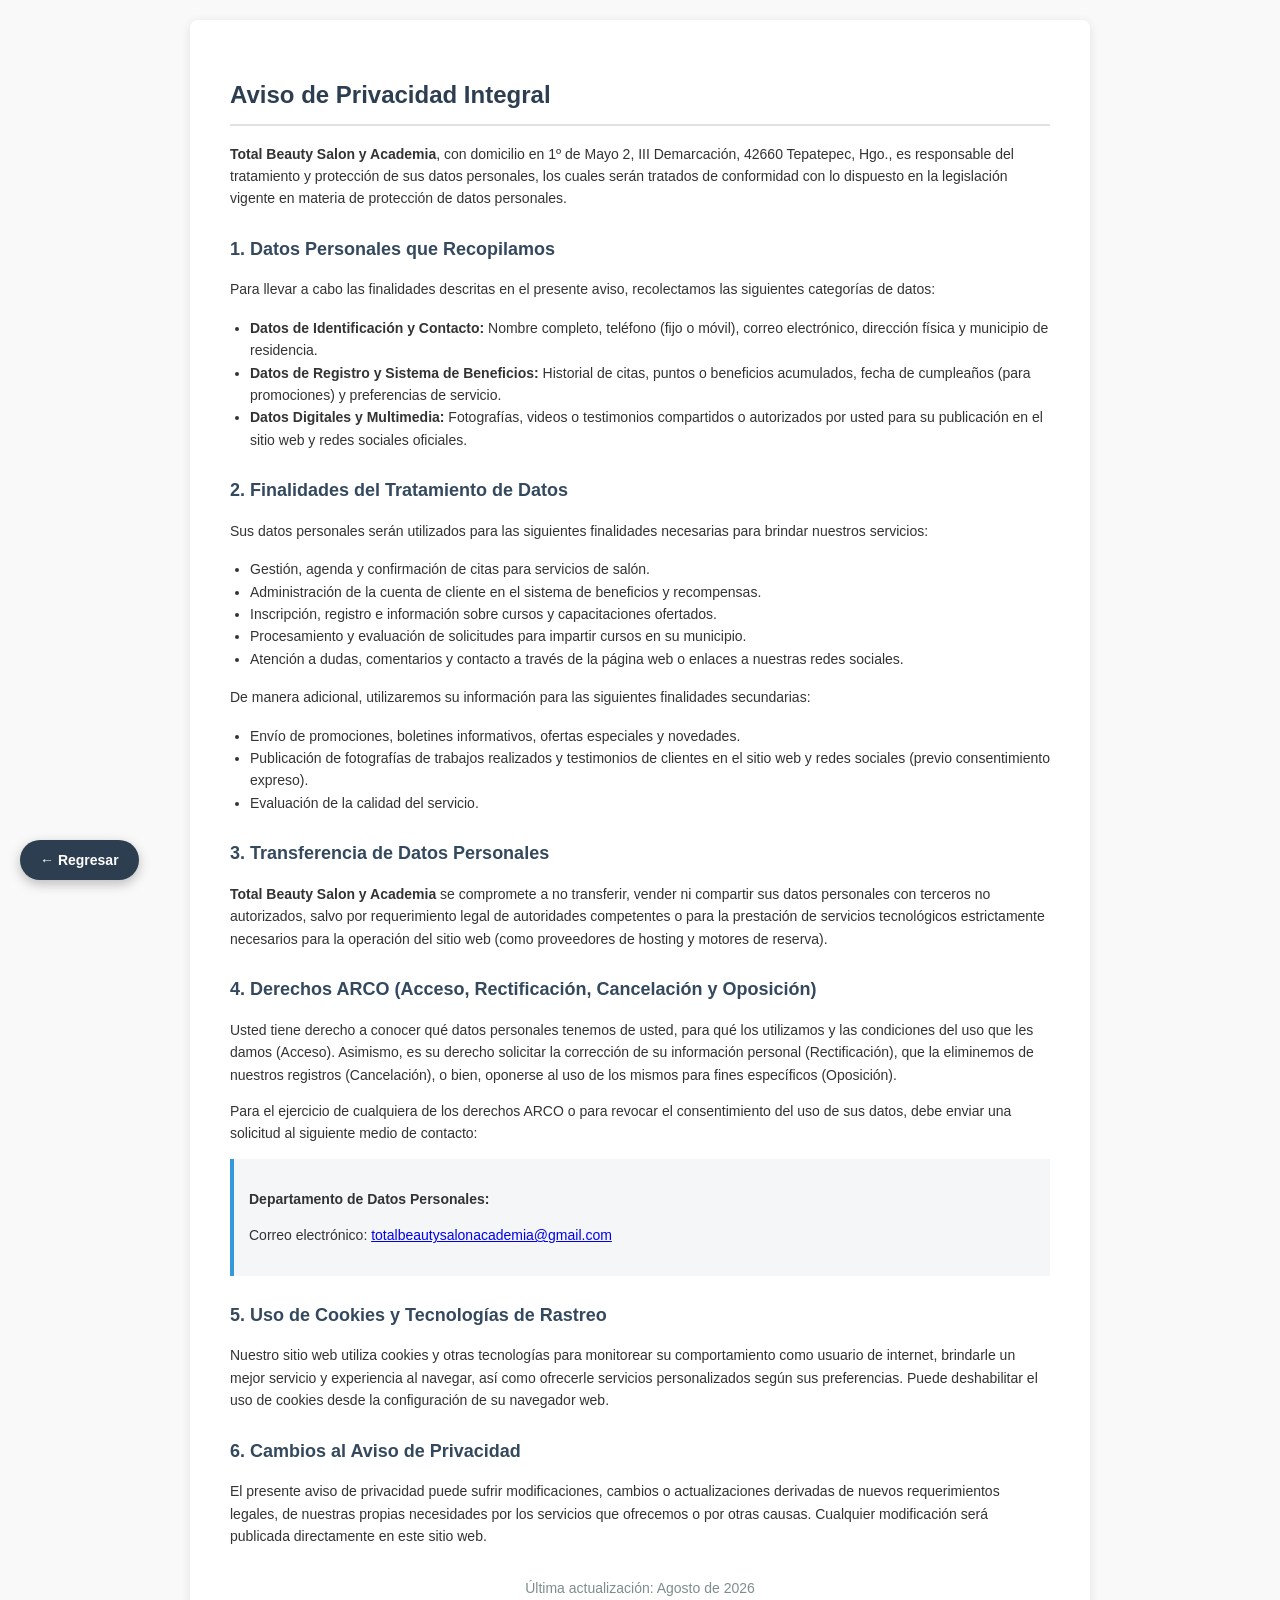
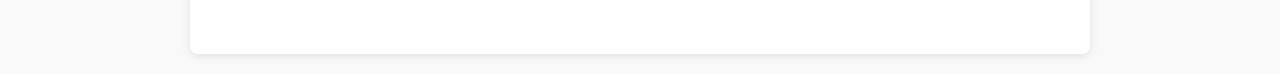
<file: avipriv.html>
<!DOCTYPE html>
<html lang="es">
<head>
    <meta charset="UTF-8">
    <meta name="viewport" content="width=device-width, initial-scale=1.0">
    <title>Aviso de Privacidad - Total Beauty Salon y Academia</title>
    <style>
        body {
            font-family: Arial, sans-serif;
            line-height: 1.6;
            color: #333;
            max-width: 900px;
            margin: 0 auto;
            padding: 20px;
            background-color: #f9f9f9;
        }
        .container {
            background-color: #ffffff;
            padding: 40px;
            border-radius: 8px;
            box-shadow: 0 2px 10px rgba(0,0,0,0.1);
        }
        h1 {
            color: #2c3e50;
            border-bottom: 2px solid #e0e0e0;
            padding-bottom: 10px;
            font-size: 24px;
        }
        h2 {
            color: #34495e;
            margin-top: 25px;
            font-size: 18px;
        }
        p, li {
            font-size: 14px;
        }
        ul {
            padding-left: 20px;
        }
        .contact-info {
            background-color: #f4f6f7;
            padding: 15px;
            border-left: 4px solid #3498db;
            margin-top: 10px;
        }
        .footer {
            margin-top: 30px;
            font-size: 12px;
            color: #7f8c8d;
            text-align: center;
        }
        /* Botón flotante fijo para regresar */
        .btn-float-back {
            position: fixed;
            bottom: 20px;
            left: 20px;
            background-color: #2c3e50;
            color: #ffffff;
            padding: 12px 20px;
            border-radius: 30px;
            text-decoration: none;
            font-size: 14px;
            font-weight: bold;
            box-shadow: 0 4px 12px rgba(0, 0, 0, 0.25);
            display: flex;
            align-items: center;
            gap: 8px;
            z-index: 9999;
            transition: all 0.3s ease;
            cursor: pointer;
            border: none;
        }
        .btn-float-back:hover {
            background-color: #34495e;
            transform: translateY(-2px);
            box-shadow: 0 6px 15px rgba(0, 0, 0, 0.3);
        }
    </style>
</head>
<body>

<!-- Botón Flotante Fijo -->
<button class="btn-float-back" onclick="window.history.back();" aria-label="Regresar">
    &#8592; Regresar
</button>

<div class="container">
    <h1>Aviso de Privacidad Integral</h1>
    
    <p><strong>Total Beauty Salon y Academia</strong>, con domicilio en 1º de Mayo 2, III Demarcación, 42660 Tepatepec, Hgo., es responsable del tratamiento y protección de sus datos personales, los cuales serán tratados de conformidad con lo dispuesto en la legislación vigente en materia de protección de datos personales.</p>

    <h2>1. Datos Personales que Recopilamos</h2>
    <p>Para llevar a cabo las finalidades descritas en el presente aviso, recolectamos las siguientes categorías de datos:</p>
    <ul>
        <li><strong>Datos de Identificación y Contacto:</strong> Nombre completo, teléfono (fijo o móvil), correo electrónico, dirección física y municipio de residencia.</li>
        <li><strong>Datos de Registro y Sistema de Beneficios:</strong> Historial de citas, puntos o beneficios acumulados, fecha de cumpleaños (para promociones) y preferencias de servicio.</li>
        <li><strong>Datos Digitales y Multimedia:</strong> Fotografías, videos o testimonios compartidos o autorizados por usted para su publicación en el sitio web y redes sociales oficiales.</li>
    </ul>

    <h2>2. Finalidades del Tratamiento de Datos</h2>
    <p>Sus datos personales serán utilizados para las siguientes finalidades necesarias para brindar nuestros servicios:</p>
    <ul>
        <li>Gestión, agenda y confirmación de citas para servicios de salón.</li>
        <li>Administración de la cuenta de cliente en el sistema de beneficios y recompensas.</li>
        <li>Inscripción, registro e información sobre cursos y capacitaciones ofertados.</li>
        <li>Procesamiento y evaluación de solicitudes para impartir cursos en su municipio.</li>
        <li>Atención a dudas, comentarios y contacto a través de la página web o enlaces a nuestras redes sociales.</li>
    </ul>
    
    <p>De manera adicional, utilizaremos su información para las siguientes finalidades secundarias:</p>
    <ul>
        <li>Envío de promociones, boletines informativos, ofertas especiales y novedades.</li>
        <li>Publicación de fotografías de trabajos realizados y testimonios de clientes en el sitio web y redes sociales (previo consentimiento expreso).</li>
        <li>Evaluación de la calidad del servicio.</li>
    </ul>

    <h2>3. Transferencia de Datos Personales</h2>
    <p><strong>Total Beauty Salon y Academia</strong> se compromete a no transferir, vender ni compartir sus datos personales con terceros no autorizados, salvo por requerimiento legal de autoridades competentes o para la prestación de servicios tecnológicos estrictamente necesarios para la operación del sitio web (como proveedores de hosting y motores de reserva).</p>

    <h2>4. Derechos ARCO (Acceso, Rectificación, Cancelación y Oposición)</h2>
    <p>Usted tiene derecho a conocer qué datos personales tenemos de usted, para qué los utilizamos y las condiciones del uso que les damos (Acceso). Asimismo, es su derecho solicitar la corrección de su información personal (Rectificación), que la eliminemos de nuestros registros (Cancelación), o bien, oponerse al uso de los mismos para fines específicos (Oposición).</p>
    
    <p>Para el ejercicio de cualquiera de los derechos ARCO o para revocar el consentimiento del uso de sus datos, debe enviar una solicitud al siguiente medio de contacto:</p>

    <div class="contact-info">
        <p><strong>Departamento de Datos Personales:</strong></p>
        <p>Correo electrónico: <a href="mailto:totalbeautysalonacademia@gmail.com">totalbeautysalonacademia@gmail.com</a></p>
    </div>

    <h2>5. Uso de Cookies y Tecnologías de Rastreo</h2>
    <p>Nuestro sitio web utiliza cookies y otras tecnologías para monitorear su comportamiento como usuario de internet, brindarle un mejor servicio y experiencia al navegar, así como ofrecerle servicios personalizados según sus preferencias. Puede deshabilitar el uso de cookies desde la configuración de su navegador web.</p>

    <h2>6. Cambios al Aviso de Privacidad</h2>
    <p>El presente aviso de privacidad puede sufrir modificaciones, cambios o actualizaciones derivadas de nuevos requerimientos legales, de nuestras propias necesidades por los servicios que ofrecemos o por otras causas. Cualquier modificación será publicada directamente en este sitio web.</p>

    <div class="footer">
        <p>Última actualización: Agosto de 2026</p>
    </div>
</div>

</body>
</html>
</file>
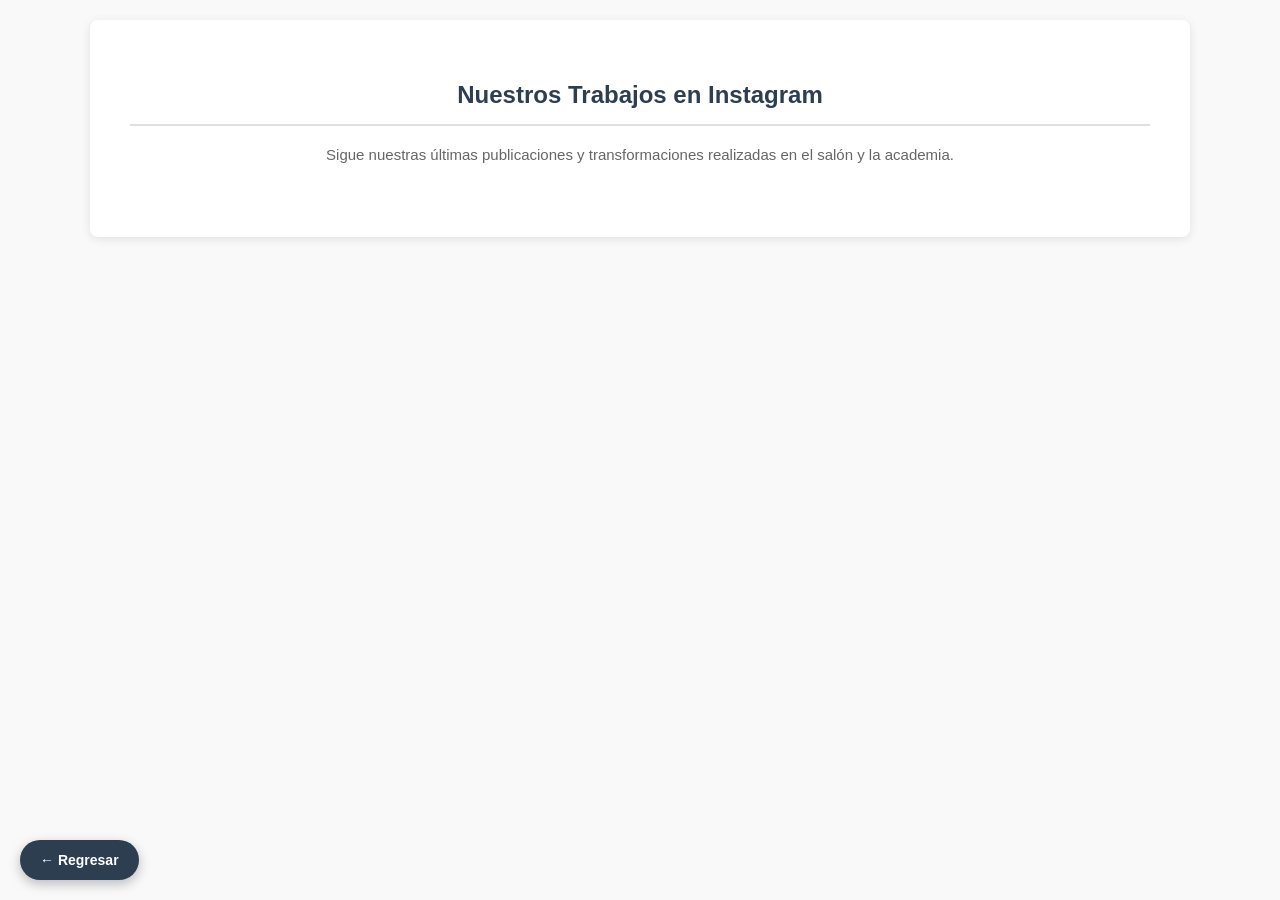
<file: galeria.html>
<!DOCTYPE html>
<html lang="es">
<head>
    <meta charset="UTF-8">
    <meta name="viewport" content="width=device-width, initial-scale=1.0">
    <title>Galería de Trabajos - Total Beauty Salon y Academia</title>
    <style>
        body {
            font-family: Arial, sans-serif;
            line-height: 1.6;
            color: #333;
            max-width: 1100px;
            margin: 0 auto;
            padding: 20px 20px 80px 20px;
            background-color: #f9f9f9;
        }
        .container {
            background-color: #ffffff;
            padding: 40px;
            border-radius: 8px;
            box-shadow: 0 2px 10px rgba(0,0,0,0.1);
        }
        h1 {
            color: #2c3e50;
            border-bottom: 2px solid #e0e0e0;
            padding-bottom: 10px;
            font-size: 24px;
            text-align: center;
        }
        p.subtitle {
            text-align: center;
            color: #666;
            margin-bottom: 30px;
            font-size: 15px;
        }

        /* Botón flotante fijo para regresar */
        .btn-float-back {
            position: fixed;
            bottom: 20px;
            left: 20px;
            background-color: #2c3e50;
            color: #ffffff;
            padding: 12px 20px;
            border-radius: 30px;
            text-decoration: none;
            font-size: 14px;
            font-weight: bold;
            box-shadow: 0 4px 12px rgba(0, 0, 0, 0.25);
            display: flex;
            align-items: center;
            gap: 8px;
            z-index: 9999;
            transition: all 0.3s ease;
            cursor: pointer;
            border: none;
        }
        .btn-float-back:hover {
            background-color: #34495e;
            transform: translateY(-2px);
            box-shadow: 0 6px 15px rgba(0, 0, 0, 0.3);
        }

        /* Estilos del pie de página */
        .footer {
            margin-top: 40px;
            font-size: 12px;
            color: #7f8c8d;
            text-align: center;
            border-top: 1px solid #eee;
            padding-top: 20px;
        }
        a{
            display: none;
        }
        a[href*="elfsight.com"] {
  display: none !important;
}


    </style>
</head>
<body>

<!-- Botón Flotante Fijo -->
<button class="btn-float-back" onclick="window.history.back();" aria-label="Regresar">
    &#8592; Regresar
</button>

<div class="container">
    <h1>Nuestros Trabajos en Instagram</h1>
    <p class="subtitle">Sigue nuestras últimas publicaciones y transformaciones realizadas en el salón y la academia.</p>

    <!-- Script oficial de Elfsight para cargar el widget de Instagram -->
    <script src="https://static.elfsight.com/platform/platform.js" async></script>
    
    <!-- Contenedor del Widget de Instagram -->
<script src="https://elfsightcdn.com/platform.js" async></script>
<div class="elfsight-app-daf5df09-7e2b-4374-a6af-e8e89d0848e6" data-elfsight-app-lazy></div>
</div>


<script>
  window.addEventListener('load', function() {
    // Intenta buscar el enlace repetidamente hasta que el widget termine de renderizarse
    const interval = setInterval(function() {
      const elfsightLink = document.querySelector('a[href*="elfsight.com"]');
      if (elfsightLink) {
        elfsightLink.style.setProperty('display', 'none', 'important');
        clearInterval(interval);


      }
    }, 300); // Revisa cada 300ms
  });



  
</script>
</body>
</html>
</file>
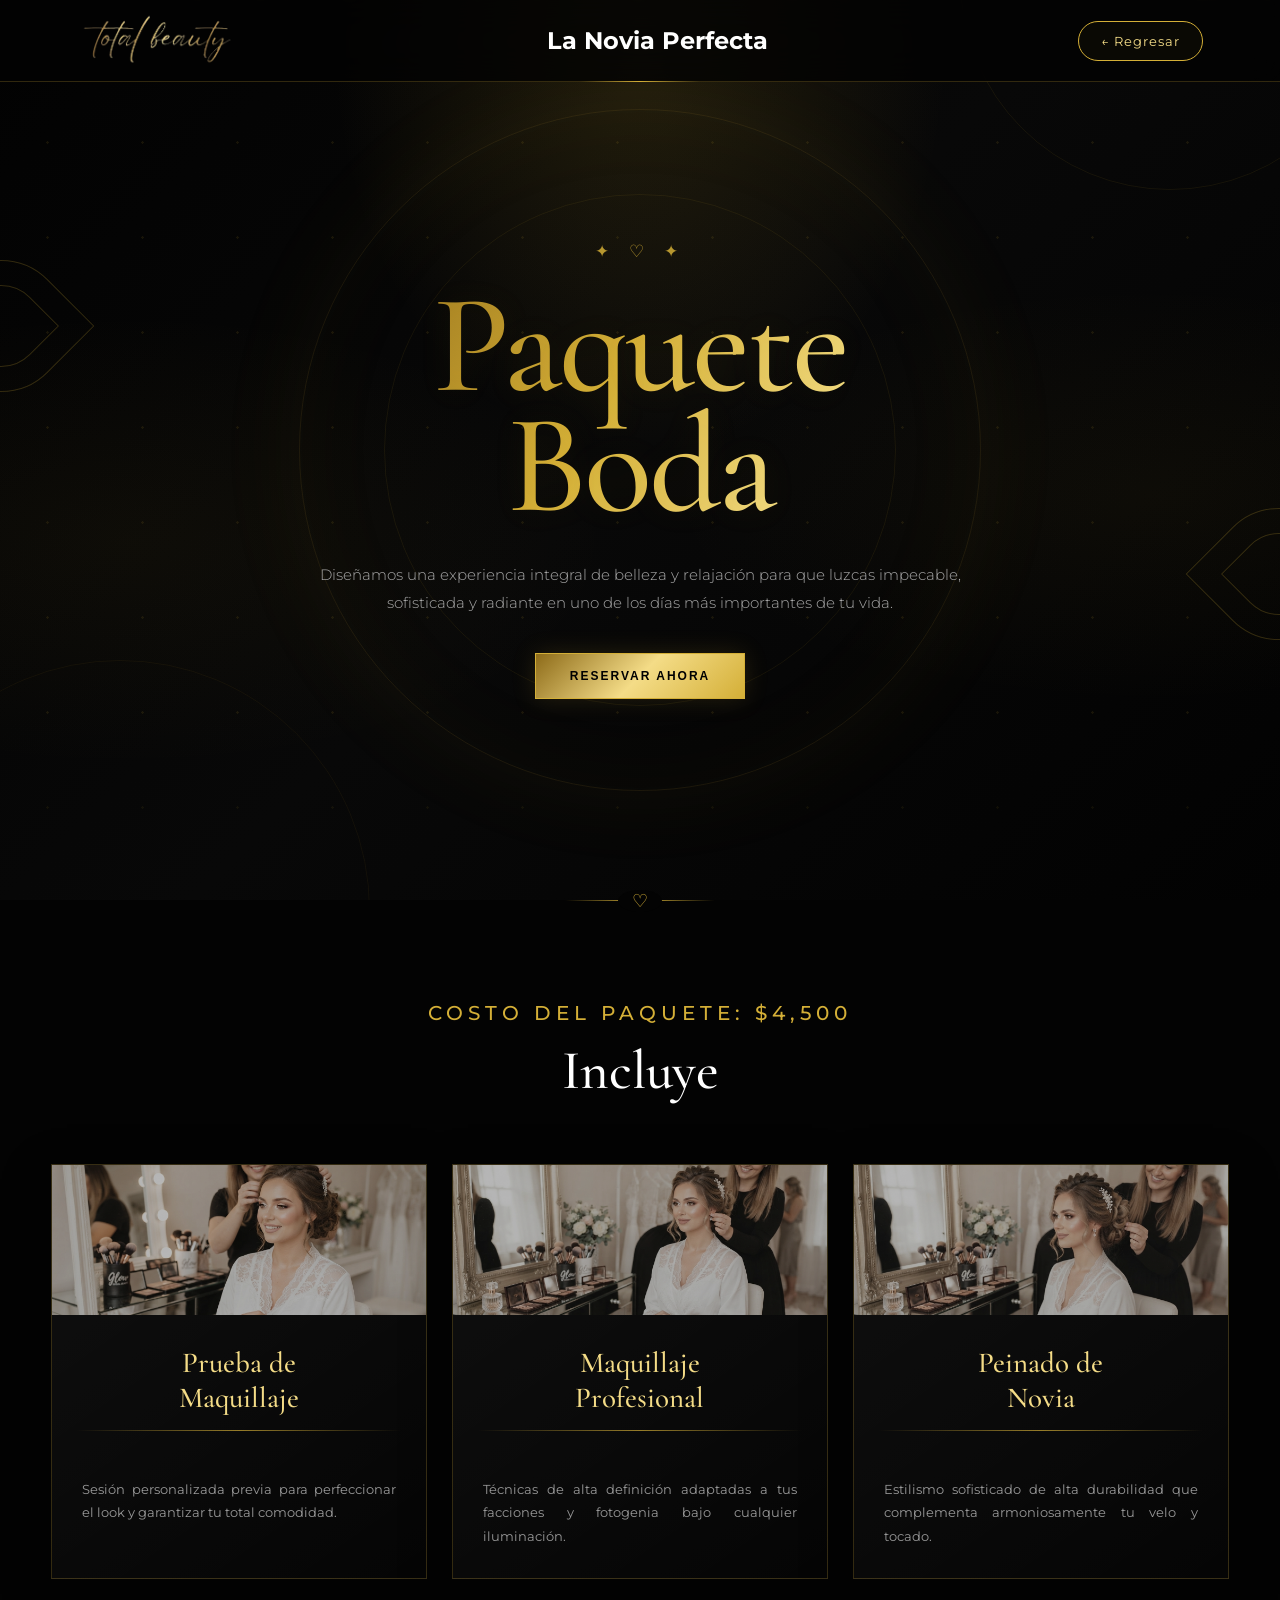
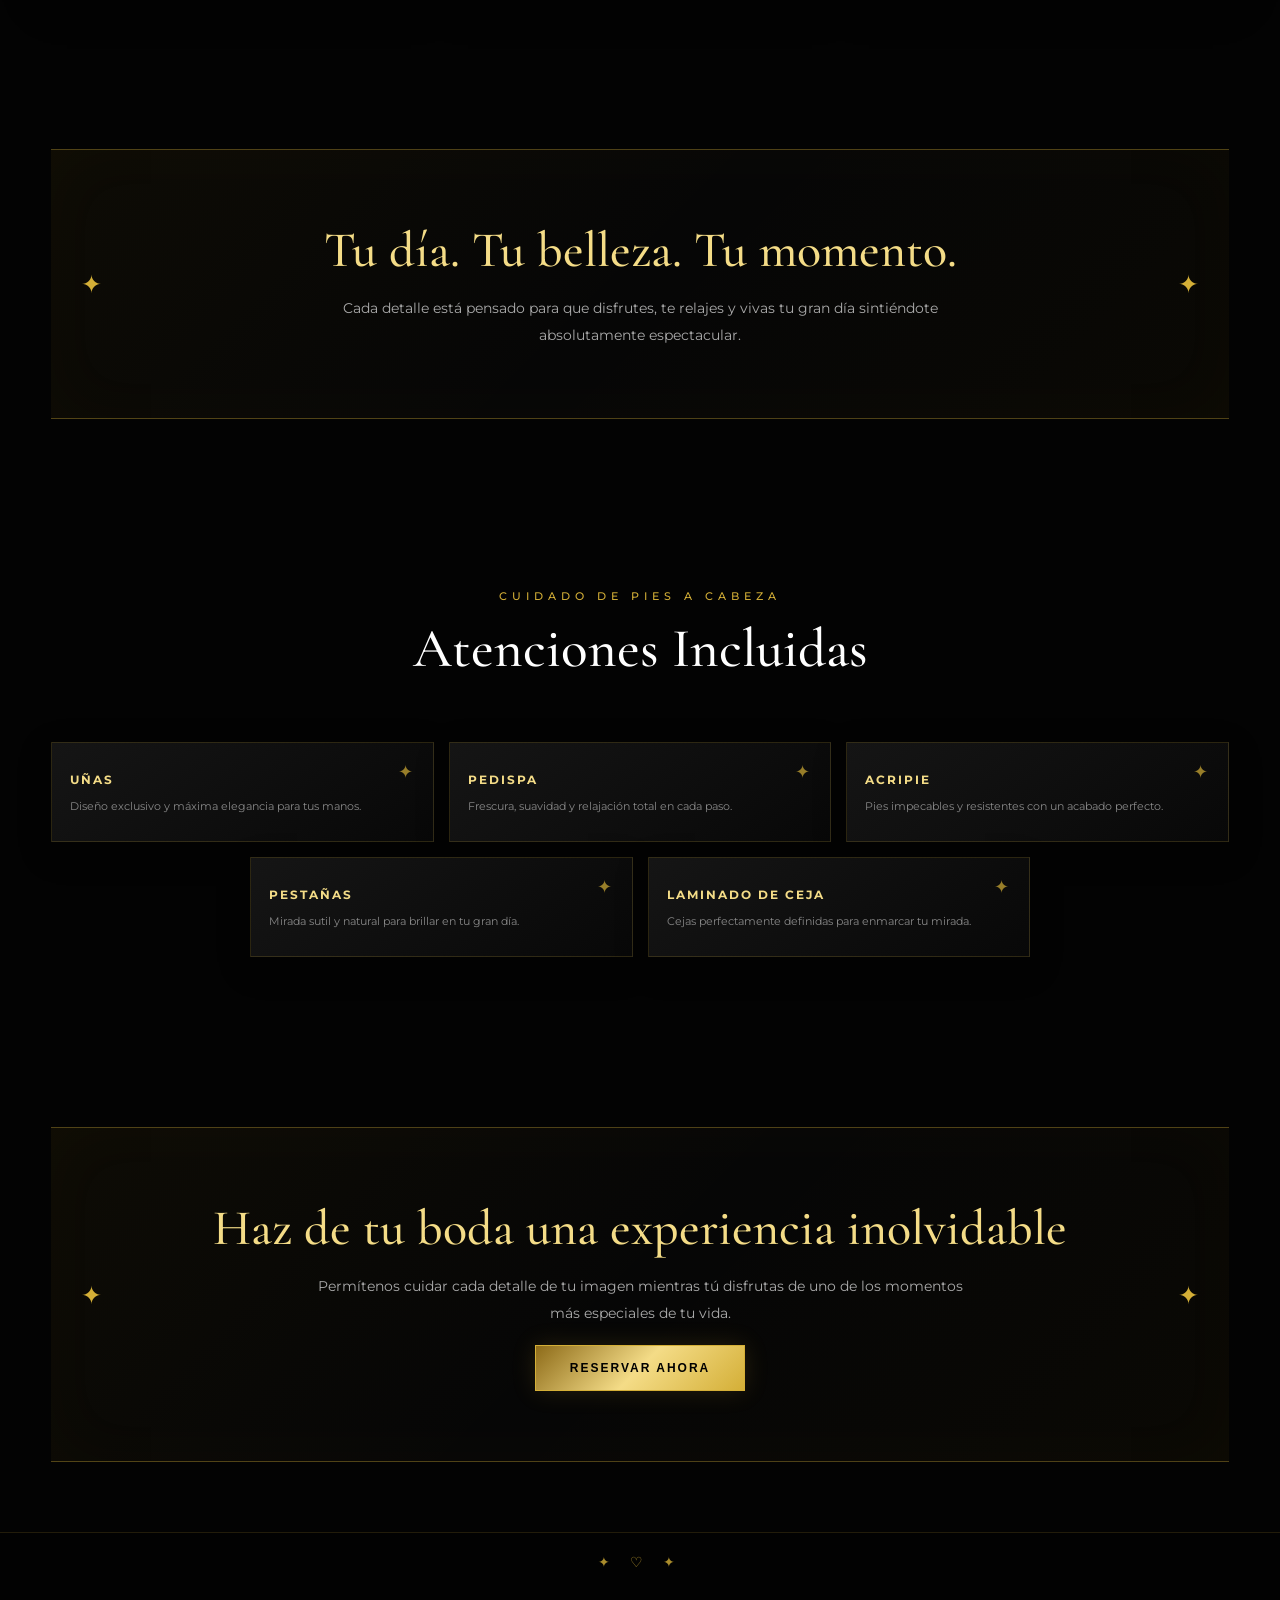
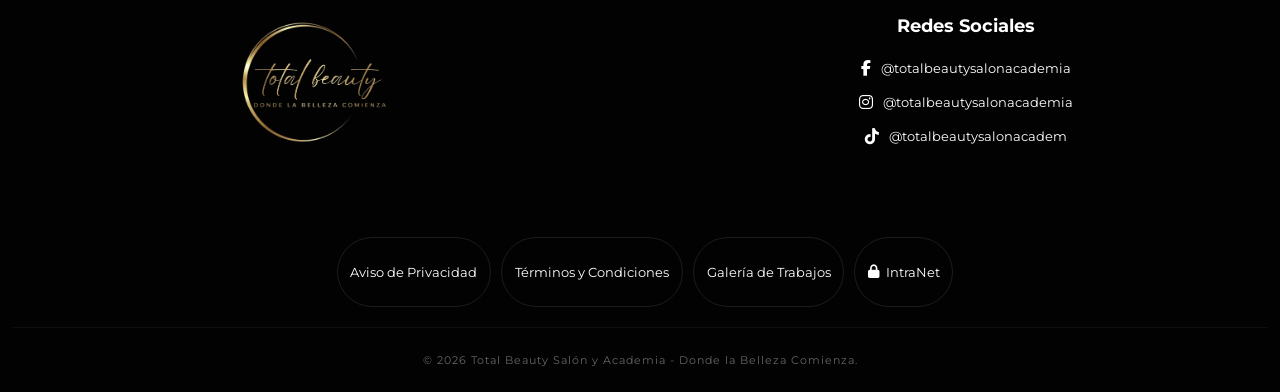
<file: paqboda.html>
<!DOCTYPE html>
<html lang="es">
<head>
<meta charset="UTF-8">
<meta name="viewport" content="width=device-width, initial-scale=1.0">
  <!-- FontAwesome Icons -->
  <link rel="stylesheet" href="https://cdnjs.cloudflare.com/ajax/libs/font-awesome/6.4.0/css/all.min.css">
<title>Total Beauty | Paquete de Boda</title>
<link rel="stylesheet" href="paquetes.css">

</head>

<body>
<!-- ================= PRELOADER CON LOGO PNG CENTRAL (INICIO) ================= -->
<div id="preloader">
  <div class="loader-container">
    
    <!-- Contenedor del Logo PNG y Anillos Giratorios -->
    <div class="glam-spinner-box">
      
      <!-- TU LOGO PNG CENTRAL -->
      <div class="center-logo-container">
        <img src="[data-uri]" alt="Logo Salón & Academia" class="center-png-logo">
      </div>

      
    </div>
    <h1 style=" background: linear-gradient(45deg, #AA7C11 0%, #D4AF37 40%, #F3E5AB 60%, #AA7C11 100%);   -webkit-background-clip: text;   -webkit-text-fill-color: transparent;;">Cargando...</h1>
  </div>
</div>

<style>
/* --- ESTILOS DEL PRELOADER CON LOGO PNG --- */
#preloader {
  position: fixed; top: 0; left: 0; width: 100vw; height: 100vh;
  background-color: #000000; display: flex;
  justify-content: center; align-items: center;
  z-index: 999999; transition: opacity 0.8s ease, visibility 0.8s ease;
}

.loader-container { text-align: center; font-family: 'Playfair Display', 'Georgia', serif; }

/* Contenedor principal del spinner */
.glam-spinner-box {
  position: relative;     width: 310px;
    height: 310px;

  margin: 0 auto 30px auto; display: flex;
  justify-content: center; align-items: center;
}

/* Contenedor del logo para centrarlo y darle el efecto de pulso */
.center-logo-container {
  position: absolute; z-index: 10;
  display: flex; justify-content: center;
  align-items: center; animation: latido-suave 2s ease-in-out infinite;
}

/* Estilos para tu imagen PNG */
.center-png-logo {
    position: relative;
    left: -5%;
max-width: 357px;
  height: auto;
  /* Opcional: Si tu logo tiene fondo blanco y quieres que se vea transparente sobre el fondo oscuro, 
     puedes intentar usar un filtro CSS, aunque lo ideal es que el PNG ya sea transparente.
     filter: brightness(0) invert(1); /* Esto lo vuelve blanco si es negro, o viceversa */
}

/* Tipografía de Marca */
.loader-brand {
  color: #ffffff; font-size: 1.5rem; font-weight: 400;
  letter-spacing: 6px; margin: 0 0 10px 0;
  text-transform: uppercase; animation: fade-in-up 1s ease forwards;
}

.loader-subtitle {
  color: #9a9a9f; font-size: 0.8rem; font-family: 'Helvetica Neue', sans-serif;
  letter-spacing: 3px; text-transform: uppercase;
  animation: fade-in-up 1.2s ease forwards;
}
.loader-subtitle span { color: #d4af37; }

/* Animaciones */
@keyframes spin-clockwise { 0% { transform: rotate(0deg); } 100% { transform: rotate(360deg); } }
@keyframes spin-counter { 0% { transform: rotate(0deg); } 100% { transform: rotate(-360deg); } }
@keyframes latido-suave { 0%, 100% { transform: scale(0.97); opacity: 0.9; } 50% { transform: scale(1.03); opacity: 1; } }
@keyframes fade-in-up { 0% { opacity: 0; transform: translateY(15px); } 100% { opacity: 1; transform: translateY(0); } }

/* Clase para ocultar el preloader */
.preloader-oculto { opacity: 0; visibility: hidden; pointer-events: none; }
</style>

<script>
  // Ocultar preloader al cargar la página
window.addEventListener("load", function () {
  const preloader = document.getElementById("preloader");
  setTimeout(function() {
    preloader.classList.add("preloader-oculto");
  }, 2000); 
});
</script>

<!-- =====================================================
     FONDO BODA
===================================================== -->

<div class="wedding-bg">

    <div class="ring one"></div>

    <div class="ring two"></div>

    <div class="ornament left"></div>

    <div class="ornament right"></div>

</div>


<!-- =====================================================
     NAVBAR
===================================================== -->

<nav class="navbar" id="navbar">

    <a href=" " class="logo-container">

        <img
            src="images/logoheader.png"
            alt="Total Beauty">

    </a>
<h2>La Novia Perfecta</h2>
    <div class="nav-actions">

        <button
            type="button"
            class="btn-reg"
            onclick="window.history.back()">

            ← Regresar

        </button>

    </div>

</nav>


<!-- =====================================================
     HERO
===================================================== -->

<section class="hero" id="experiencia">

    <div class="hero-content">


        <h1>
            Paquete<br>
            Boda
        </h1>

        <p class="hero-desc">
            Diseñamos una experiencia integral de belleza y relajación
            para que luzcas impecable, sofisticada y radiante
            en uno de los días más importantes de tu vida.
        </p>

        <button class="btn-gold">

            Reservar Ahora

        </button>

    </div>

</section>


<!-- =====================================================
     DIVISOR
===================================================== -->

<div class="gold-divider"></div>


<!-- =====================================================
     CONTENIDO
===================================================== -->

<div class="wrapper">


<!-- =====================================================
     PAQUETE PRINCIPAL
===================================================== -->

<section>

    <h2 class="section-title">

        <span style="font-size: 15pt;">
           Costo del paquete: $4,500
        </span>

        Incluye

    </h2>


    <div class="main-package-grid">


        <div class="package-card">

            <img
                src="images/paquetes/pruebamaqboda.png"
                alt="Prueba de maquillaje"
                class="package-img">

            <div class="package-info">

                <h3 style="text-align: center;">
                    Prueba de  <br> Maquillaje
                </h3>

                <p>
                    Sesión personalizada previa para perfeccionar
                    el look y garantizar tu total comodidad.
                </p>

            </div>

        </div>


        <div class="package-card">

            <img
                src="images/paquetes/Maquillajeprofboda.png"
                alt="Maquillaje profesional"
                class="package-img">

            <div class="package-info">

               <h3 style="text-align: center;">
                    Maquillaje <br> Profesional
                </h3>

                <p>
                    Técnicas de alta definición adaptadas a tus
                    facciones y fotogenia bajo cualquier iluminación.
                </p>

            </div>

        </div>


        <div class="package-card">

            <img
                src="images/paquetes/peinadoboda.png"
                alt="Peinado de novia"
                class="package-img">

            <div class="package-info">

               <h3 style="text-align: center;">
                    Peinado de <br> Novia
                </h3>

                <p>
                    Estilismo sofisticado de alta durabilidad que
                    complementa armoniosamente tu velo y tocado.
                </p>

            </div>

        </div>


    </div>

</section>


<!-- =====================================================
     FRASE PREMIUM
===================================================== -->

<div class="luxury-box">

    <h2>
        Tu día. Tu belleza. Tu momento.
    </h2>

    <p>
        Cada detalle está pensado para que disfrutes,
        te relajes y vivas tu gran día sintiéndote
        absolutamente espectacular.
    </p>

</div>


<!-- =====================================================
     SERVICIOS INCLUIDOS
===================================================== -->

<section>

    <h2 class="section-title">

        <span>
            Cuidado de pies a cabeza
        </span>

        Atenciones Incluidas

    </h2>


    <div class="addons-grid">


        <div class="addon-item">

            <div class="addon-text">

                <h4>
                    UÑAS
                </h4>

                <p>
                    Diseño exclusivo y máxima elegancia
                    para tus manos.
                </p>

            </div>

        </div>


        <div class="addon-item">

            <div class="addon-text">

                <h4>
                    PEDISPA
                </h4>

                <p>
                    Frescura, suavidad y relajación total
                    en cada paso.
                </p>

            </div>

        </div>


        <div class="addon-item">

            <div class="addon-text">

                <h4>
                    ACRIPIE
                </h4>

                <p>
                    Pies impecables y resistentes con
                    un acabado perfecto.
                </p>

            </div>

        </div>


        <div class="addon-item">

            <div class="addon-text">

                <h4>
                    PESTAÑAS
                </h4>

                <p>
                    Mirada sutil y natural para brillar
                    en tu gran día.
                </p>

            </div>

        </div>


        <div class="addon-item">

            <div class="addon-text">

                <h4>
                    LAMINADO DE CEJA
                </h4>

                <p>
                    Cejas perfectamente definidas para
                    enmarcar tu mirada.
                </p>

            </div>

        </div>


    </div>

</section>


<!-- =====================================================
     CIERRE
===================================================== -->

<div class="luxury-box">

    <h2>
        Haz de tu boda una experiencia inolvidable
    </h2>

    <p>
        Permítenos cuidar cada detalle de tu imagen
        mientras tú disfrutas de uno de los momentos
        más especiales de tu vida.
    </p>

    <br>

        <button class="btn-gold">

            Reservar Ahora

        </button>

</div>


</div>


<!-- =====================================================
     FOOTER
===================================================== -->

  <footer><br>
    <div class="footer-grid">
 



      <div class="contenedor-padre">
  <div class="div-hijo">
    <div class="logo-iconf"><img src="images/logo.png" alt="Total Beauty Logo"></div>
  </div>
</div>



<div class="footer-col">
        <h4>Redes Sociales</h4>
        <div class="social-links">
          <a href="https://www.facebook.com/totalbeautysalonacademia" target="_blank" aria-label="Facebook"><i class="fab fa-facebook-f"></i><small style="margin-left: 10px;"> @totalbeautysalonacademia</small></a>
          <a href="https://www.instagram.com/totalbeautysalonacademia/" target="_blank" rel="noopener noreferrer" aria-label="Instagram">   <i class="fab fa-instagram"> </i><small style="margin-left: 10px;"> @totalbeautysalonacademia</small> </a>
          <a href="https://www.tiktok.com/@totalbeautysalonacadem" target="_blank" aria-label="TikTok"><i class="fab fa-tiktok"></i> <small style="margin-left: 10px;">@totalbeautysalonacadem</small></a>
         <!-- <a href="https://wa.me/tu_numero" target="_blank" aria-label="WhatsApp"><i class="fab fa-whatsapp"></i></a>
        -->
        </div>
      </div>    
    </div>
              <!-- Discrete Admin Access Link -->
      <div class="botonesfooter">
        <a href="avipriv.html" class="footerbutt"> Aviso de Privacidad</a>
        <a href="termcond.html" class="footerbutt"> Términos y Condiciones</a>
        <a href="galeria.html" class="footerbutt"> Galería de Trabajos</a>
       <!--  <a href="" class="footerbutt"> Conócenos</a>        
        <a href="" class="footerbutt"> Asistencia Y contacto</a>
        <a href="" class="footerbutt">Únete a nosotros</a>-->
        <a href="general.html" class="footerbutt"><i class="fa-solid fa-lock"></i> IntraNet</a>
</div>


    <div class="footer-bottom">
      <p>&copy; 2026 Total Beauty Salón y Academia - Donde la Belleza Comienza.</p>
    </div>
  </footer>


<script>

/* =====================================================
   NAVBAR AL HACER SCROLL
===================================================== */

window.addEventListener("scroll", function(){

    const navbar =
        document.getElementById("navbar");

    if(window.scrollY > 40){

        navbar.classList.add("scrolled");

    }else{

        navbar.classList.remove("scrolled");

    }

});


/* =====================================================
   PARTÍCULAS DORADAS
===================================================== */

for(let i = 0; i < 35; i++){

    const particle =
        document.createElement("div");

    particle.className =
        "gold-particle";

    particle.style.left =
        Math.random() * 100 + "%";

    particle.style.animationDuration =
        (8 + Math.random() * 15) + "s";

    particle.style.animationDelay =
        (-Math.random() * 15) + "s";

    particle.style.opacity =
        .15 + Math.random() * .5;

    document.body.appendChild(particle);

}

</script>

</body>
</html>
</file>
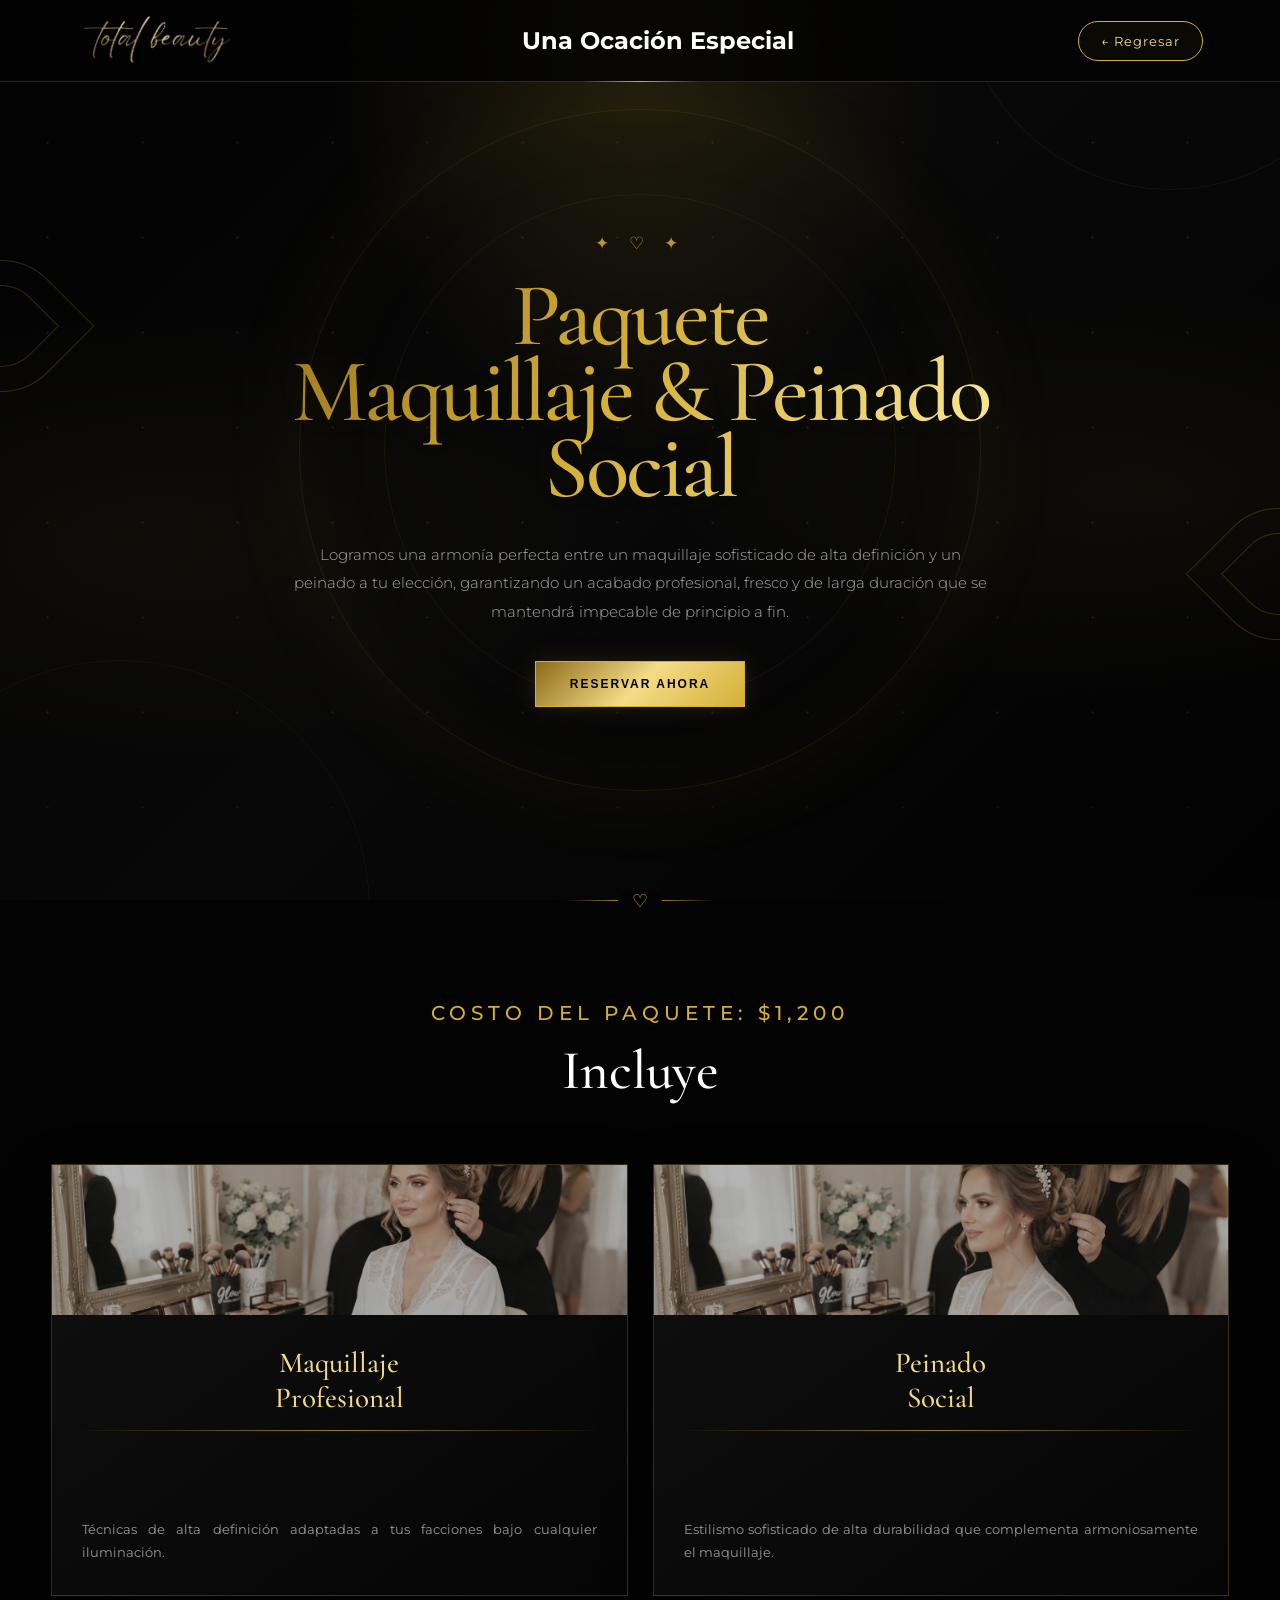
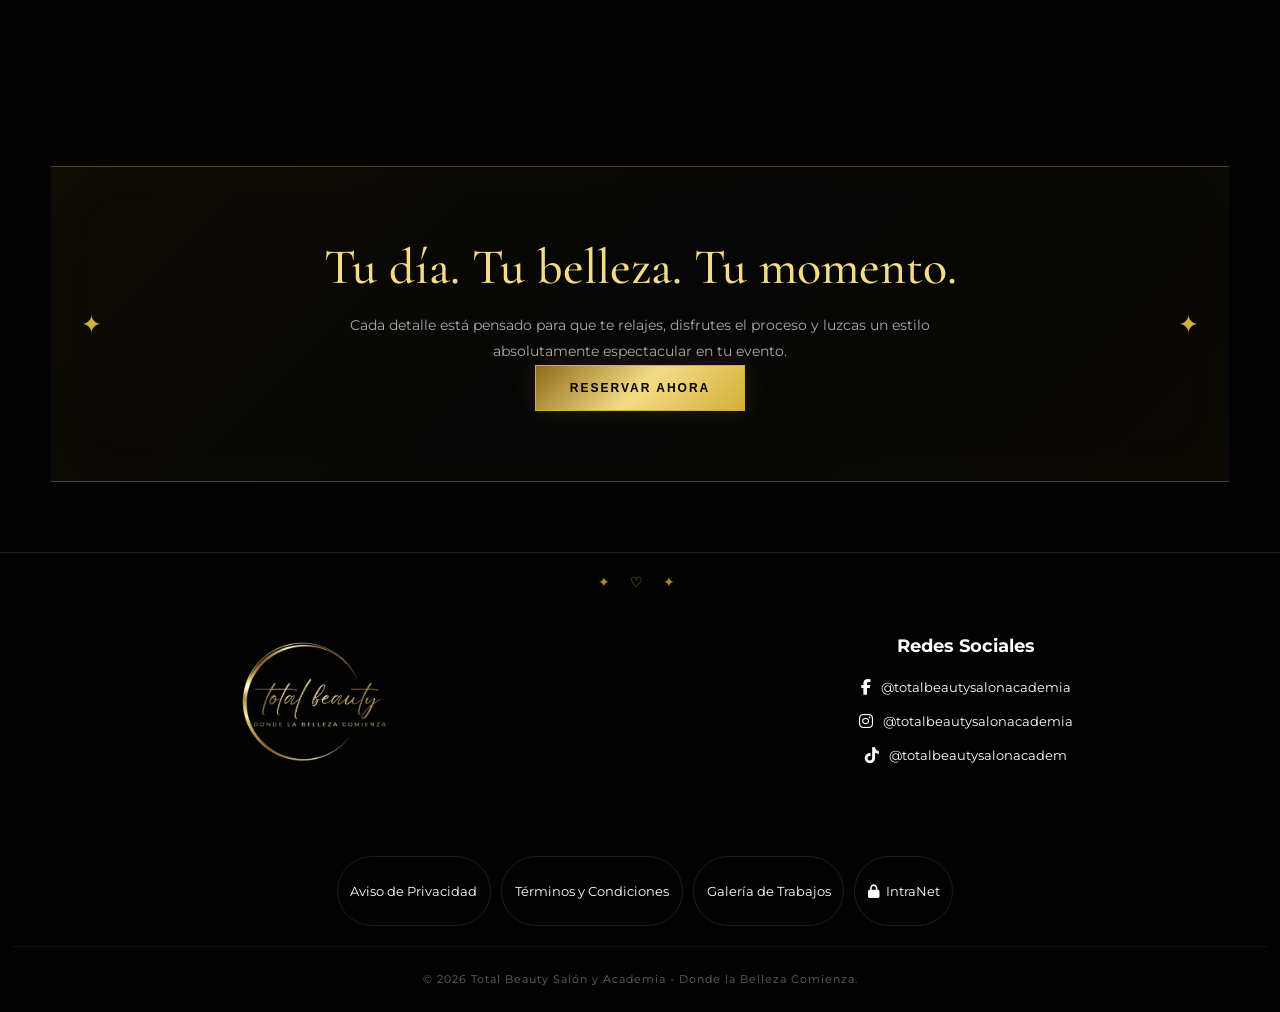
<file: paqmaqypeinado.html>
<!DOCTYPE html>
<html lang="es">
<head>
<meta charset="UTF-8">
<meta name="viewport" content="width=device-width, initial-scale=1.0">
  <!-- FontAwesome Icons -->
  <link rel="stylesheet" href="https://cdnjs.cloudflare.com/ajax/libs/font-awesome/6.4.0/css/all.min.css">
<title>Total Beauty | Paquete Maquillaje y Peinado Social</title>
<link rel="stylesheet" href="paquetes.css">
<style>
    .hero h1{
    font-family:'Cormorant Garamond',serif;

    font-size:clamp(70px,7vw,145px);

    font-weight:500;

    line-height:.85;

    letter-spacing:-3px;

    background:
        linear-gradient(
            120deg,
            #8d6817,
            #d4af37,
            #fff0a5,
            #c99d32,
            #f5d875,
            #a77d1c
        );

    -webkit-background-clip:text;
    background-clip:text;

    color:transparent;

    background-size:250% auto;

    animation:goldMove 8s linear infinite;

    text-shadow:
        0 0 35px rgba(212,175,55,.08);
}

.main-package-grid{
    display:grid;

    grid-template-columns:
        repeat(2,1fr);

    gap:25px;
}
</style>
</head>

<body>
<!-- ================= PRELOADER CON LOGO PNG CENTRAL (INICIO) ================= -->
<div id="preloader">
  <div class="loader-container">
    
    <!-- Contenedor del Logo PNG y Anillos Giratorios -->
    <div class="glam-spinner-box">
      
      <!-- TU LOGO PNG CENTRAL -->
      <div class="center-logo-container">
        <img src="[data-uri]" alt="Logo Salón & Academia" class="center-png-logo">
      </div>

      
    </div>
    <h1 style=" background: linear-gradient(45deg, #AA7C11 0%, #D4AF37 40%, #F3E5AB 60%, #AA7C11 100%);   -webkit-background-clip: text;   -webkit-text-fill-color: transparent;;">Cargando...</h1>
  </div>
</div>

<style>
/* --- ESTILOS DEL PRELOADER CON LOGO PNG --- */
#preloader {
  position: fixed; top: 0; left: 0; width: 100vw; height: 100vh;
  background-color: #000000; display: flex;
  justify-content: center; align-items: center;
  z-index: 999999; transition: opacity 0.8s ease, visibility 0.8s ease;
}

.loader-container { text-align: center; font-family: 'Playfair Display', 'Georgia', serif; }

/* Contenedor principal del spinner */
.glam-spinner-box {
  position: relative;     width: 310px;
    height: 310px;

  margin: 0 auto 30px auto; display: flex;
  justify-content: center; align-items: center;
}

/* Contenedor del logo para centrarlo y darle el efecto de pulso */
.center-logo-container {
  position: absolute; z-index: 10;
  display: flex; justify-content: center;
  align-items: center; animation: latido-suave 2s ease-in-out infinite;
}

/* Estilos para tu imagen PNG */
.center-png-logo {
    position: relative;
    left: -5%;
max-width: 357px;
  height: auto;
  /* Opcional: Si tu logo tiene fondo blanco y quieres que se vea transparente sobre el fondo oscuro, 
     puedes intentar usar un filtro CSS, aunque lo ideal es que el PNG ya sea transparente.
     filter: brightness(0) invert(1); /* Esto lo vuelve blanco si es negro, o viceversa */
}

/* Tipografía de Marca */
.loader-brand {
  color: #ffffff; font-size: 1.5rem; font-weight: 400;
  letter-spacing: 6px; margin: 0 0 10px 0;
  text-transform: uppercase; animation: fade-in-up 1s ease forwards;
}

.loader-subtitle {
  color: #9a9a9f; font-size: 0.8rem; font-family: 'Helvetica Neue', sans-serif;
  letter-spacing: 3px; text-transform: uppercase;
  animation: fade-in-up 1.2s ease forwards;
}
.loader-subtitle span { color: #d4af37; }

/* Animaciones */
@keyframes spin-clockwise { 0% { transform: rotate(0deg); } 100% { transform: rotate(360deg); } }
@keyframes spin-counter { 0% { transform: rotate(0deg); } 100% { transform: rotate(-360deg); } }
@keyframes latido-suave { 0%, 100% { transform: scale(0.97); opacity: 0.9; } 50% { transform: scale(1.03); opacity: 1; } }
@keyframes fade-in-up { 0% { opacity: 0; transform: translateY(15px); } 100% { opacity: 1; transform: translateY(0); } }

/* Clase para ocultar el preloader */
.preloader-oculto { opacity: 0; visibility: hidden; pointer-events: none; }
</style>

<script>
  // Ocultar preloader al cargar la página
window.addEventListener("load", function () {
  const preloader = document.getElementById("preloader");
  setTimeout(function() {
    preloader.classList.add("preloader-oculto");
  }, 2000); 
});
</script>

<!-- =====================================================
     FONDO BODA
===================================================== -->

<div class="wedding-bg">

    <div class="ring one"></div>

    <div class="ring two"></div>

    <div class="ornament left"></div>

    <div class="ornament right"></div>

</div>


<!-- =====================================================
     NAVBAR
===================================================== -->

<nav class="navbar" id="navbar">

    <a href=" " class="logo-container">

        <img
            src="images/logoheader.png"
            alt="Total Beauty">

    </a>
<h2>Una Ocación Especial</h2>
    <div class="nav-actions">

        <button
            type="button"
            class="btn-reg"
            onclick="window.history.back()">

            ← Regresar

        </button>

    </div>

</nav>


<!-- =====================================================
     HERO
===================================================== -->

<section class="hero" id="experiencia">

    <div class="hero-content">


        <h1>
            Paquete<br>
            Maquillaje & Peinado Social
        </h1>

        <p class="hero-desc">
Logramos una armonía perfecta entre un maquillaje sofisticado de alta definición y un peinado a tu elección, garantizando un acabado profesional, fresco y de larga duración que se mantendrá impecable de principio a fin.
        </p>

        <button class="btn-gold">

            Reservar Ahora

        </button>

    </div>

</section>


<!-- =====================================================
     DIVISOR
===================================================== -->

<div class="gold-divider"></div>


<!-- =====================================================
     CONTENIDO
===================================================== -->

<div class="wrapper">


<!-- =====================================================
     PAQUETE PRINCIPAL
===================================================== -->

<section>

    <h2 class="section-title">

        <span style="font-size: 15pt;">
           Costo del paquete: $1,200
        </span>

        Incluye

    </h2>


    <div class="main-package-grid">




        <div class="package-card">

            <img
                src="images/paquetes/Maquillajeprofboda.png"
                alt="Maquillaje profesional"
                class="package-img">

            <div class="package-info">

               <h3 style="text-align: center;">
                    Maquillaje <br> Profesional
                </h3>

                <p>
                    Técnicas de alta definición adaptadas a tus
                    facciones bajo cualquier iluminación.
                </p>

            </div>

        </div>


        <div class="package-card">

            <img
                src="images/paquetes/peinadoboda.png"
                alt="Peinado de novia"
                class="package-img">

            <div class="package-info">

               <h3 style="text-align: center;">
                    Peinado <br> Social
                </h3>

                <p>
                    Estilismo sofisticado de alta durabilidad que
                    complementa armoniosamente el maquillaje.
                </p>

            </div>

        </div>


    </div>

</section>


<!-- =====================================================
     FRASE PREMIUM
===================================================== -->

<div class="luxury-box">

    <h2>
        Tu día. Tu belleza. Tu momento.
    </h2>

    <p>
Cada detalle está pensado para que te relajes, disfrutes el proceso y luzcas un estilo absolutamente espectacular en tu evento.
    </p>


        <button class="btn-gold">

            Reservar Ahora

        </button>

</div>


</div>


<!-- =====================================================
     FOOTER
===================================================== -->

  <footer><br>
    <div class="footer-grid">
 



      <div class="contenedor-padre">
  <div class="div-hijo">
    <div class="logo-iconf"><img src="images/logo.png" alt="Total Beauty Logo"></div>
  </div>
</div>



<div class="footer-col">
        <h4>Redes Sociales</h4>
        <div class="social-links">
          <a href="https://www.facebook.com/totalbeautysalonacademia" target="_blank" aria-label="Facebook"><i class="fab fa-facebook-f"></i><small style="margin-left: 10px;"> @totalbeautysalonacademia</small></a>
          <a href="https://www.instagram.com/totalbeautysalonacademia/" target="_blank" rel="noopener noreferrer" aria-label="Instagram">   <i class="fab fa-instagram"> </i><small style="margin-left: 10px;"> @totalbeautysalonacademia</small> </a>
          <a href="https://www.tiktok.com/@totalbeautysalonacadem" target="_blank" aria-label="TikTok"><i class="fab fa-tiktok"></i> <small style="margin-left: 10px;">@totalbeautysalonacadem</small></a>
         <!-- <a href="https://wa.me/tu_numero" target="_blank" aria-label="WhatsApp"><i class="fab fa-whatsapp"></i></a>
        -->
        </div>
      </div>    
    </div>
              <!-- Discrete Admin Access Link -->
      <div class="botonesfooter">
        <a href="avipriv.html" class="footerbutt"> Aviso de Privacidad</a>
        <a href="termcond.html" class="footerbutt"> Términos y Condiciones</a>
        <a href="galeria.html" class="footerbutt"> Galería de Trabajos</a>
       <!--  <a href="" class="footerbutt"> Conócenos</a>        
        <a href="" class="footerbutt"> Asistencia Y contacto</a>
        <a href="" class="footerbutt">Únete a nosotros</a>-->
        <a href="general.html" class="footerbutt"><i class="fa-solid fa-lock"></i> IntraNet</a>
</div>


    <div class="footer-bottom">
      <p>&copy; 2026 Total Beauty Salón y Academia - Donde la Belleza Comienza.</p>
    </div>
  </footer>


<script>

/* =====================================================
   NAVBAR AL HACER SCROLL
===================================================== */

window.addEventListener("scroll", function(){

    const navbar =
        document.getElementById("navbar");

    if(window.scrollY > 40){

        navbar.classList.add("scrolled");

    }else{

        navbar.classList.remove("scrolled");

    }

});


/* =====================================================
   PARTÍCULAS DORADAS
===================================================== */

for(let i = 0; i < 35; i++){

    const particle =
        document.createElement("div");

    particle.className =
        "gold-particle";

    particle.style.left =
        Math.random() * 100 + "%";

    particle.style.animationDuration =
        (8 + Math.random() * 15) + "s";

    particle.style.animationDelay =
        (-Math.random() * 15) + "s";

    particle.style.opacity =
        .15 + Math.random() * .5;

    document.body.appendChild(particle);

}

</script>

</body>
</html>
</file>
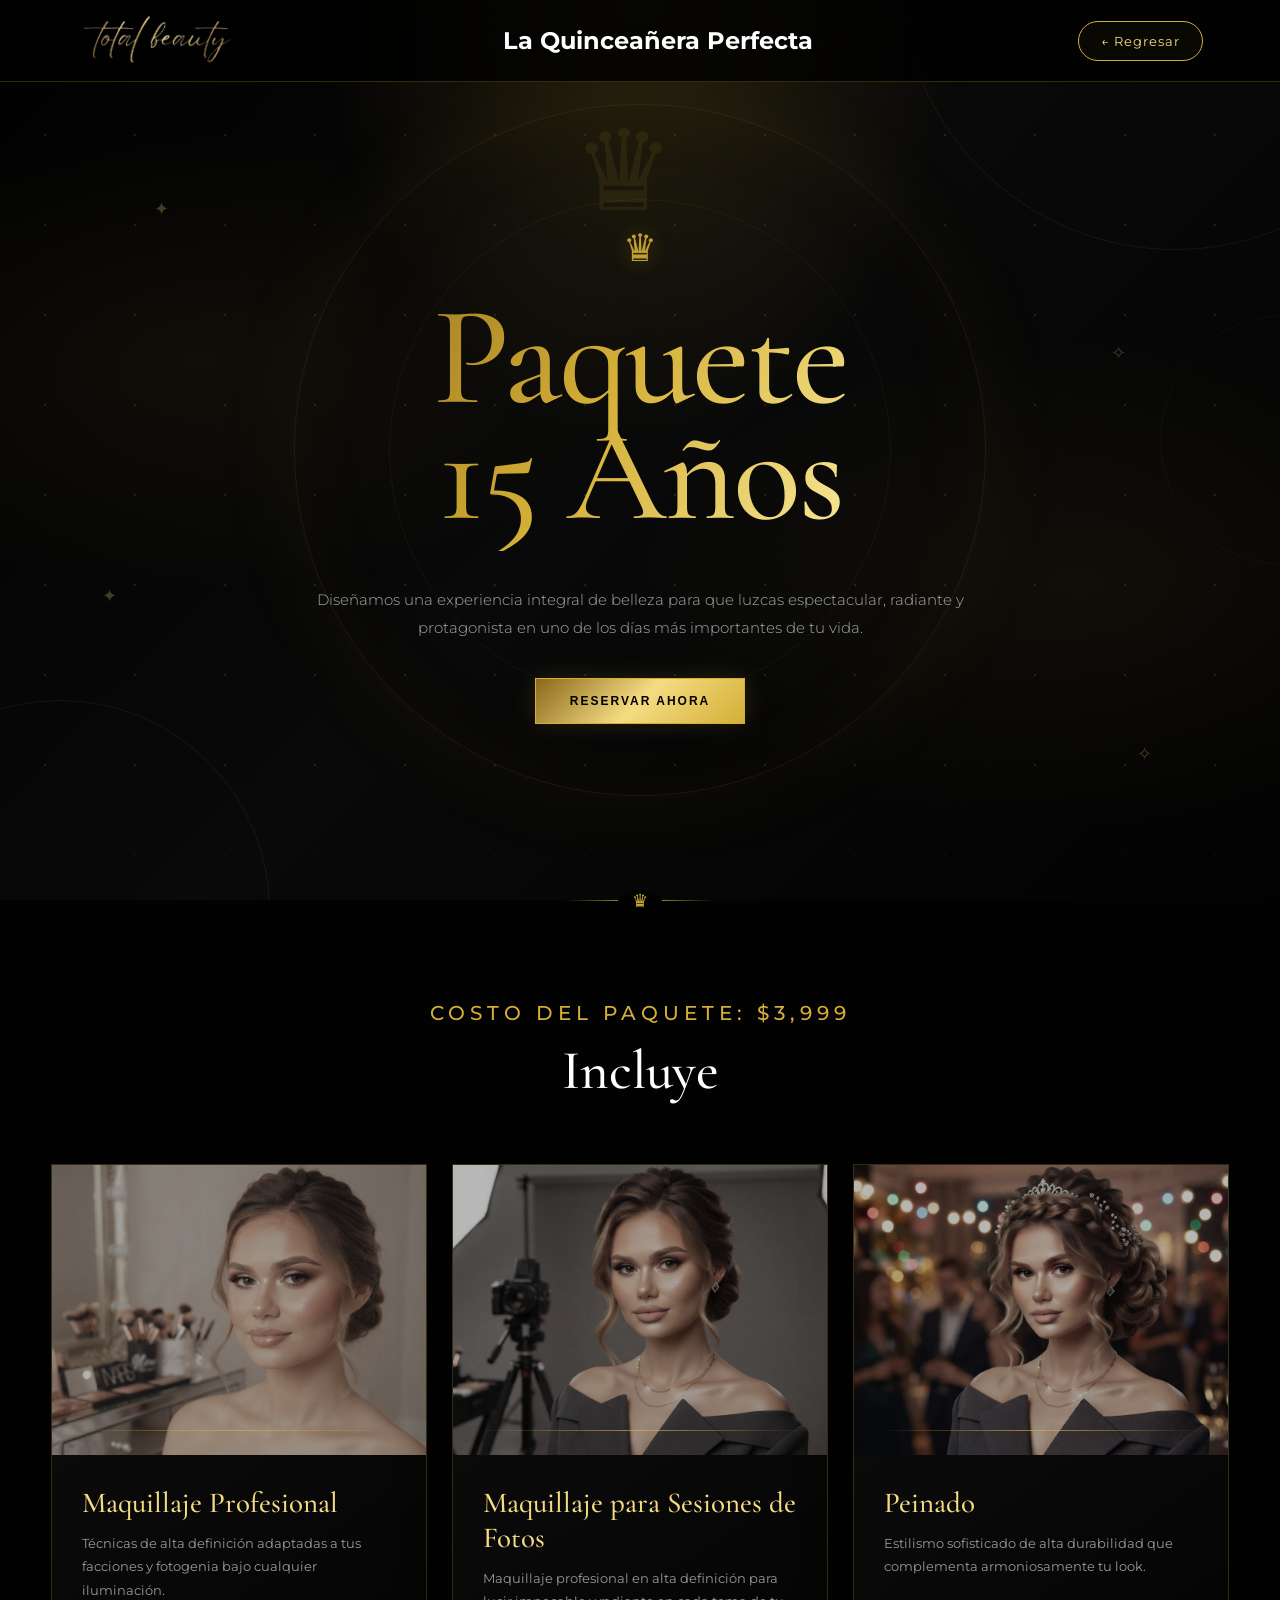
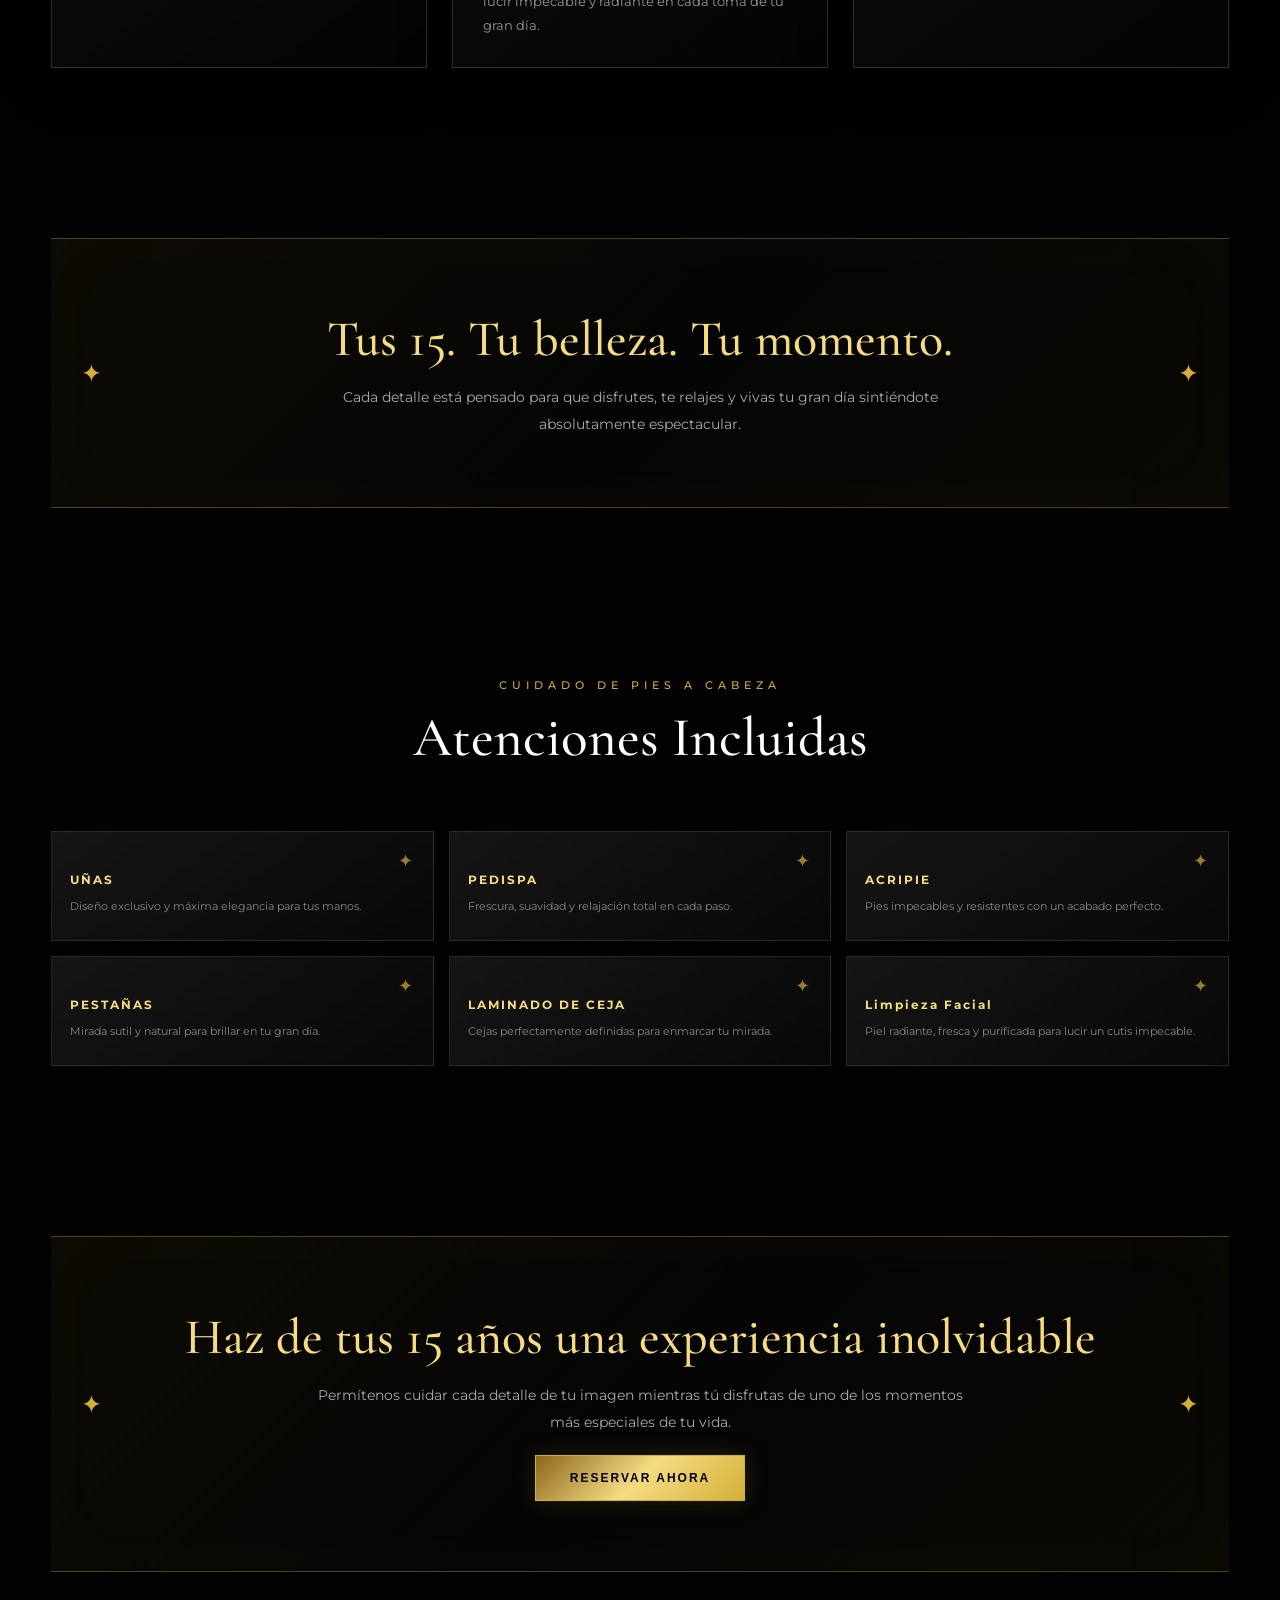
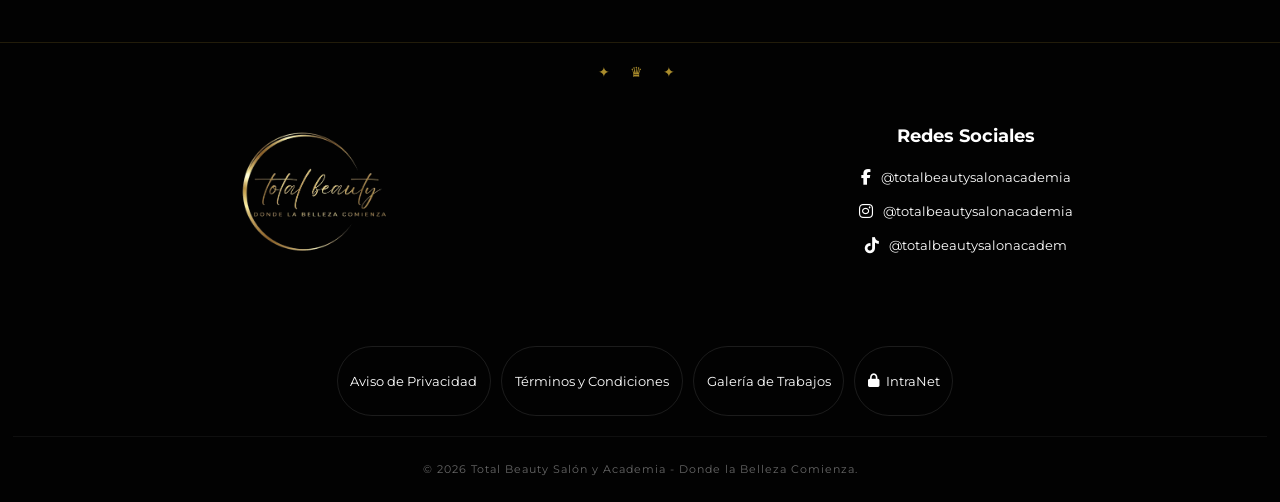
<file: paqxv.html>
<!DOCTYPE html>
<html lang="es">
<head>
<meta charset="UTF-8">
<meta name="viewport" content="width=device-width, initial-scale=1.0">
  <!-- FontAwesome Icons -->
  <link rel="stylesheet" href="https://cdnjs.cloudflare.com/ajax/libs/font-awesome/6.4.0/css/all.min.css">
<title>Total Beauty | Paquete de 15 Años</title>

<style>
@import url('https://fonts.googleapis.com/css2?family=Cormorant+Garamond:wght@400;500;600;700&family=Montserrat:wght@300;400;500;600&display=swap');

:root{
    --black:#020202;
    --black-soft:#080808;
    --black-card:#101010;

    --gold:#d4af37;
    --gold-light:#f5dc82;
    --gold-bright:#fff0ad;
    --gold-dark:#8b681b;

    --white:#fff;
    --text:#dedede;
    --muted:#999;
}

*{
    margin:0;
    padding:0;
    box-sizing:border-box;
}

html{
    scroll-behavior:smooth;
}

body{
    background:#020202;
    color:white;
    font-family:'Montserrat',sans-serif;
    overflow-x:hidden;
}




/* Footer */
footer {
  background: #0B0C10;
padding: 0rem 1% 2%;
  border-top: 1px solid var(--border-light);
}

.footer-grid {
  display: grid;
  grid-template-columns: repeat(auto-fit, minmax(220px, 1fr));
  gap: 3rem;
  margin-bottom: 4rem;
}


.footer-col {
  text-align: center;
}

.footer-col h4 {
  font-size: 1.1rem;
  color: var(--accent-gold);
  margin-bottom: 1.2rem;
    text-align: center;
}

.footer-col p {
  font-size: 0.9rem;
  color: var(--text-secondary);
}

.footer-col ul {
  list-style: none;
}

.footer-col ul li {
  font-size: 0.9rem;
  color: var(--text-secondary);
  margin-bottom: 0.6rem;
}

.footer-admin-link {
  display: inline-flex;
  align-items: center;
  gap: 0.4rem;
  font-size: 0.82rem;
  color: var(--text-muted);
  border: 1px solid rgba(255, 255, 255, 0.1);
  padding: 0.3rem 0.8rem;
  border-radius: 999px;
  transition: all 0.3s ease;
}

.footer-admin-link:hover {
  color: var(--accent-gold);
  border-color: var(--accent-gold);
}

.footer-bottom {
  text-align: center;
  padding-top: 2%;
  border-top: 1px solid rgba(255, 255, 255, 0.05);
}

.footer-col .social-links {
flex-direction: column;
    display: flex;
    gap: 10px;
    text-align: center;
    align-items: center;
    justify-content: center;
}

.footer-col .social-links a {
  display: inline-flex;
  justify-content: center;
  align-items: center;
  width: 25px;
  height: 24px;
  color: #ffffff; /* Color del icono */
  text-decoration: none;
  transition: background-color 0.3s ease;
}


.footerbutt {
    position: relative;
    display: inline-flex;
    align-items: center;
    gap: 0.4rem;
    font-size: 0.82rem;
    color: var(--text-muted);
    border: 1px solid rgba(255, 255, 255, 0.1);
    padding: 0.3rem 0.8rem;
    border-radius: 999px;
    transition: all 0.3s ease;
    height: 70px;
    justify-content: center;
    align-content: center;
    flex-wrap: wrap;
    flex-direction: row;
    margin-left: 10px;
    margin-bottom: 20px;
    text-align: center;
    text-decoration: none;
}

.footerbutt:hover {
  color: var(--accent-gold);
  border-color: var(--accent-gold);
}


.botonesfooter {
display: flex;
    align-items: center;
    justify-content: center;
}

/* =====================================================
   FONDO GENERAL
===================================================== */

body::before{
    content:"";

    position:fixed;
    inset:0;

    z-index:-6;

    background:
        radial-gradient(
            ellipse at 50% 0%,
            rgba(212,175,55,.16),
            transparent 35%
        ),

        radial-gradient(
            ellipse at 15% 40%,
            rgba(212,175,55,.05),
            transparent 30%
        ),

        radial-gradient(
            ellipse at 85% 65%,
            rgba(212,175,55,.05),
            transparent 30%
        ),

        linear-gradient(
            135deg,
            #010101,
            #090909 50%,
            #020202
        );
}


/* =====================================================
   DESTELLOS DEL FONDO
===================================================== */

body::after{
    content:"";

    position:fixed;
    inset:0;

    z-index:-5;

    pointer-events:none;

    opacity:.12;

    background-image:
        radial-gradient(
            circle,
            rgba(255,225,120,.9) 1px,
            transparent 1.5px
        );

    background-size:90px 90px;

    mask-image:
        linear-gradient(
            to bottom,
            transparent,
            black 15%,
            black 85%,
            transparent
        );
}


/* =====================================================
   DECORACIÓN 15 AÑOS
===================================================== */

.fifteen-bg{
    position:fixed;
    inset:0;

    z-index:-4;

    pointer-events:none;

    overflow:hidden;
}


/* Círculos decorativos */

.circle{
    position:absolute;

    border:1px solid rgba(212,175,55,.09);

    border-radius:50%;
}

.circle.one{
    width:550px;
    height:550px;

    top:-300px;
    right:-170px;
}

.circle.two{
    width:420px;
    height:420px;

    bottom:-220px;
    left:-150px;
}

.circle.three{
    width:250px;
    height:250px;

    top:35%;
    right:-130px;

    border-color:rgba(212,175,55,.05);
}


/* Corona decorativa */

.crown{
    position:absolute;

    width:180px;
    height:120px;

    opacity:.09;
}

.crown::before{
    content:"♛";

    position:absolute;

    font-family:Georgia,serif;

    font-size:150px;

    color:var(--gold);

    line-height:1;
}

.crown.top{
    top:100px;
    left:50%;

    transform:
        translateX(-50%)
        scale(.75);
}


/* Estrellas */

.star{
    position:absolute;

    color:var(--gold-light);

    font-size:18px;

    opacity:.25;

    animation:twinkle 4s ease-in-out infinite;
}

.star.s1{
    top:22%;
    left:12%;
}

.star.s2{
    top:38%;
    right:12%;

    animation-delay:1s;
}

.star.s3{
    top:65%;
    left:8%;

    animation-delay:2s;
}

.star.s4{
    bottom:15%;
    right:10%;

    animation-delay:3s;
}


/* =====================================================
   PARTÍCULAS
===================================================== */

.gold-particle{
    position:fixed;

    width:2px;
    height:2px;

    border-radius:50%;

    background:var(--gold-light);

    box-shadow:
        0 0 8px rgba(212,175,55,.8);

    pointer-events:none;

    z-index:-3;

    animation:floatParticle linear infinite;
}


/* =====================================================
   NAVBAR
===================================================== */

.navbar{
    position:fixed;

    top:0;
    left:0;

    width:100%;
    height:82px;

    padding:0 6%;

    display:flex;

    align-items:center;

    justify-content:space-between;

    background:
        rgba(2,2,2,.84);

    backdrop-filter:blur(18px);

    border-bottom:
        1px solid rgba(212,175,55,.22);

    z-index:1000;

    transition:.4s;
}

.navbar.scrolled{
    height:70px;

    background:
        rgba(2,2,2,.96);

    box-shadow:
        0 8px 35px rgba(0,0,0,.7);
}

.logo-container{
    display:flex;
    align-items:center;

    text-decoration:none;
}

.logo-container img{
    width:160px;

    height:auto;

    display:block;
}

.nav-actions{
    display:flex;
    align-items:center;
}

.btn-reg{
    border:1px solid var(--gold);

    border-radius:30px;

    padding:11px 22px;

    background:
        rgba(212,175,55,.03);

    color:var(--gold-light);

    font-family:'Montserrat',sans-serif;

    font-size:13px;

    letter-spacing:1px;

    cursor:pointer;

    transition:.35s;
}

.btn-reg:hover{
    background:var(--gold);

    color:#000;

    transform:translateY(-2px);

    box-shadow:
        0 0 25px rgba(212,175,55,.35);
}


/* =====================================================
   HERO
===================================================== */

.hero{
    min-height:100vh;

    display:flex;

    align-items:center;

    justify-content:center;

    text-align:center;

    position:static;

    padding:150px 20px 100px;

    overflow:hidden;
}


/* Círculos detrás del título */

.hero::before{
    content:"";

    position:absolute;

    width:690px;
    height:690px;

    border:
        1px solid
        rgba(212,175,55,.10);

    border-radius:50%;

    top:50%;
    left:50%;

    transform:
        translate(-50%,-50%);

    box-shadow:
        0 0 100px
        rgba(212,175,55,.05),

        inset 0 0 100px
        rgba(212,175,55,.03);
}

.hero::after{
    content:"";

    position:absolute;

    width:500px;
    height:500px;

    border:
        1px solid
        rgba(212,175,55,.07);

    border-radius:50%;

    top:50%;
    left:50%;

    transform:
        translate(-50%,-50%);
}


.hero-content{
    position:relative;

    z-index:2;

    max-width:900px;

    animation:
        heroIn 1.2s ease both;
}


/* Corona sobre el título */

.hero-content::before{
    content:"♛";

    display:block;

    font-family:Georgia,serif;

    color:var(--gold);

    font-size:38px;

    margin-bottom:10px;

    opacity:.9;

    text-shadow:
        0 0 25px
        rgba(212,175,55,.35);
}


.hero-tagline{
    color:var(--gold);

    font-size:12px;

    font-weight:500;

    letter-spacing:6px;

    text-transform:uppercase;

    margin-bottom:20px;
}


.hero h1{
    padding: 20px;
    font-family:'Cormorant Garamond',serif;

    font-size:
        clamp(70px,11vw,145px);

    font-weight:500;

    line-height:.82;

    letter-spacing:-3px;

    background:
        linear-gradient(
            120deg,

            #8d6817,

            #d4af37,

            #fff0a5,

            #c79a2d,

            #f5dc82,

            #a67b1b
        );

    background-size:250% auto;

    -webkit-background-clip:text;

    background-clip:text;

    color:transparent;

    animation:
        goldMove 8s linear infinite;
}


.hero-desc{
    max-width:700px;

    margin:35px auto;

    color:#aaa;

    font-size:15px;

    line-height:1.9;

    font-weight:300;
}


.btn-gold{
    display:inline-flex;

    align-items:center;

    justify-content:center;

    padding:15px 34px;

    border:1px solid var(--gold);

    color:#000;

    background:
        linear-gradient(
            135deg,
            var(--gold-dark),
            var(--gold-light),
            var(--gold)
        );

    text-decoration:none;

    font-size:12px;

    font-weight:600;

    letter-spacing:2px;

    text-transform:uppercase;

    transition:.4s;

    box-shadow:
        0 0 25px
        rgba(212,175,55,.15);
}

.btn-gold:hover{
    transform:translateY(-4px);

    box-shadow:
        0 10px 35px
        rgba(212,175,55,.3),

        0 0 30px
        rgba(212,175,55,.2);
}


/* =====================================================
   CONTENEDOR
===================================================== */

.wrapper{
    width:min(1200px,92%);

    margin:auto;
}

section{
    padding:100px 0;
}


/* =====================================================
   TÍTULOS
===================================================== */

.section-title{
    text-align:center;

    font-family:'Cormorant Garamond',serif;

    font-size:55px;

    font-weight:500;

    color:white;

    margin-bottom:60px;
}

.section-title span{
    display:block;

    font-family:'Montserrat',sans-serif;

    color:var(--gold);

    font-size:11px;

    letter-spacing:5px;

    text-transform:uppercase;

    margin-bottom:12px;
}


/* =====================================================
   CARDS PRINCIPALES
===================================================== */

.main-package-grid{
    display:grid;

    grid-template-columns:
        repeat(3,1fr);

    gap:25px;
}


.package-card{
    position:relative;

    min-height:480px;

    background:
        linear-gradient(
            145deg,
            rgba(255,255,255,.055),
            rgba(255,255,255,.012)
        );

    border:
        1px solid
        rgba(212,175,55,.22);

    overflow:hidden;

    transition:.5s;

    box-shadow:
        0 15px 45px
        rgba(0,0,0,.4);
}


.package-card:hover{
    transform:translateY(-10px);

    border-color:var(--gold);

    box-shadow:
        0 25px 65px
        rgba(0,0,0,.7),

        0 0 35px
        rgba(212,175,55,.08);
}


.package-img{
    width:100%;

    height:290px;

    object-fit:cover;

    display:block;

    filter:
        grayscale(20%)
        brightness(.72);

    transition:.7s;
}


.package-card:hover .package-img{
    transform:scale(1.06);

    filter:
        grayscale(0%)
        brightness(.9);
}


.package-card::after{
    content:"";

    position:absolute;

    left:25px;
    right:25px;

    top:265px;

    height:1px;

    background:
        linear-gradient(
            90deg,
            transparent,
            var(--gold),
            transparent
        );

    opacity:.7;
}


.package-info{
    padding:30px;
}


.package-info h3{
    font-family:'Cormorant Garamond',serif;

    color:var(--gold-light);

    font-size:29px;

    font-weight:500;

    margin-bottom:12px;
}


.package-info p{
    color:#999;

    font-size:13px;

    line-height:1.8;
}


/* =====================================================
   DIVISOR
===================================================== */

.gold-divider{
    width:150px;

    height:1px;

    margin:0 auto;

    position:relative;

    background:
        linear-gradient(
            90deg,
            transparent,
            var(--gold),
            transparent
        );
}

.gold-divider::before{
    content:"♛";

    position:absolute;

    left:50%;
    top:50%;

    transform:
        translate(-50%,-50%);

    padding:0 14px;

    background:#020202;

    color:var(--gold);

    font-size:18px;

    border-radius: 50%;
}


/* =====================================================
   BLOQUE DESTACADO
===================================================== */

.luxury-box{
    position:relative;

    margin:70px 0;

    padding:70px 40px;

    text-align:center;

    background:
        linear-gradient(
            135deg,
            rgba(212,175,55,.055),
            rgba(255,255,255,.015),
            rgba(212,175,55,.04)
        );

    border-top:
        1px solid
        rgba(212,175,55,.35);

    border-bottom:
        1px solid
        rgba(212,175,55,.35);

    box-shadow:
        inset 0 0 70px
        rgba(212,175,55,.025);
}


.luxury-box::before{
    content:"✦";

    position:absolute;

    left:30px;

    top:50%;

    transform:translateY(-50%);

    color:var(--gold);

    font-size:25px;
}


.luxury-box::after{
    content:"✦";

    position:absolute;

    right:30px;

    top:50%;

    transform:translateY(-50%);

    color:var(--gold);

    font-size:25px;
}


.luxury-box h2{
    font-family:'Cormorant Garamond',serif;

    font-size:50px;

    font-weight:500;

    color:var(--gold-light);

    margin-bottom:15px;
}


.luxury-box p{
    max-width:650px;

    margin:auto;

    color:#aaa;

    line-height:1.9;

    font-size:14px;
}


/* =====================================================
   SERVICIOS
===================================================== */

.addons-grid {
    display: grid;
    /* Cambiado a 9 columnas para que quepan 3 elementos de 3 columnas cada uno */
    grid-template-columns: repeat(9, 1fr); 
    gap: 15px;
}

/* 3 ARRIBA (Ocupan todo el ancho: 3 + 3 + 3 = 9) */
.addon-item:nth-child(1) {
    grid-column: 1 / span 3;
}

.addon-item:nth-child(2) {
    grid-column: 4 / span 3; /* Empieza en la 4 (donde termina el anterior) */
}

.addon-item:nth-child(3) {
    grid-column: 7 / span 3; /* Empieza en la 7 */
}

/* 3 ABAJO (Se alinean automáticamente debajo en el mismo orden) */
.addon-item:nth-child(4) {
    grid-column: 1 / span 3;
}

.addon-item:nth-child(5) {
    grid-column: 4 / span 3;
}

.addon-item:nth-child(6) {
    grid-column: 7 / span 3;
}


.addon-item{
    min-height:110px;

    padding:25px 18px;

    display:flex;

    align-items:flex-end;

    background:
        linear-gradient(
            145deg,
            #151515,
            #080808
        );

    border:
        1px solid
        rgba(212,175,55,.17);

    position:relative;

    overflow:hidden;

    transition:.4s;
}


.addon-item::before{
    content:"✦";

    position:absolute;

    top:18px;
    right:20px;

    color:var(--gold);

    font-size:18px;

    opacity:.7;
}


.addon-item:hover{
    border-color:var(--gold);

    transform:translateY(-6px);

    box-shadow:
        0 15px 35px
        rgba(0,0,0,.5);
}


.addon-text h4{
    color:var(--gold-light);

    font-size:12px;

    letter-spacing:2px;

    margin-bottom:10px;
}


.addon-text p{
    color:#888;

    font-size:11px;

    line-height:1.7;
}


/* =====================================================
   FOOTER
===================================================== */

footer{
    padding-top : 20px;

    text-align:center;

    background:#020202;

    border-top:
        1px solid
        rgba(212,175,55,.15);

    position:relative;
}


footer::before{
    content:"✦  ♛  ✦";

    display:block;

    color:var(--gold);

    font-size:14px;

    letter-spacing:8px;

    margin-bottom:25px;

    opacity:.8;
}


footer img{
    width:150px;

    margin-bottom:20px;
}


footer p{
    color:#666;

    font-size:11px;

    letter-spacing:1px;
}


/* =====================================================
   ANIMACIONES
===================================================== */

@keyframes heroIn{

    from{
        opacity:0;

        transform:
            translateY(30px);
    }

    to{
        opacity:1;

        transform:
            translateY(0);
    }
}


@keyframes goldMove{

    0%{
        background-position:
            0% center;
    }

    100%{
        background-position:
            250% center;
    }
}


@keyframes floatParticle{

    0%{
        transform:
            translateY(110vh)
            translateX(0);
    }

    50%{
        transform:
            translateY(50vh)
            translateX(20px);
    }

    100%{
        transform:
            translateY(-10vh)
            translateX(-20px);
    }
}


@keyframes twinkle{

    0%,100%{
        opacity:.15;

        transform:scale(.8);
    }

    50%{
        opacity:.7;

        transform:scale(1.25);
    }
}


/* =====================================================
   RESPONSIVE
===================================================== */

@media(max-width:900px){

    .main-package-grid{
        grid-template-columns:
            1fr 1fr;
    }

    .addons-grid{
        grid-template-columns:
            repeat(2,1fr);
    }

    .addon-item:nth-child(1),
    .addon-item:nth-child(2),
    .addon-item:nth-child(3),
    .addon-item:nth-child(4),
    .addon-item:nth-child(5){
        grid-column:auto;
    }

    .hero h1{
        font-size:80px;
    }
}


@media(max-width:600px){

    .navbar{
        padding:0 20px;

        height:70px;
    }

    .logo-container img{
        width:130px;
    }

    .btn-reg{
        padding:9px 15px;

        font-size:10px;
    }

    .hero{
        padding-top:120px;
    }

    .hero h1{
        font-size:65px;

        letter-spacing:-1px;
    }

    .hero-tagline{
        font-size:10px;

        letter-spacing:4px;
    }

    .hero-desc{
        font-size:13px;
    }

    section{
        padding:70px 0;
    }

    .section-title{
        font-size:42px;
    }

    .main-package-grid{
        grid-template-columns:1fr;
    }

    .addons-grid{
        grid-template-columns:
            1fr 1fr;
    }

    .luxury-box{
        padding:55px 25px;
    }

    .luxury-box h2{
        font-size:40px;
    }

    .luxury-box::before,
    .luxury-box::after{
        display:none;
    }

    .circle{
        transform:scale(.65);
    }
}


@media(max-width:380px){

    .addons-grid{
        grid-template-columns:1fr;
    }

    .hero h1{
        font-size:55px;
    }
}

</style>
</head>


<body>

<!-- ================= PRELOADER CON LOGO PNG CENTRAL (INICIO) ================= -->
<div id="preloader">
  <div class="loader-container">
    
    <!-- Contenedor del Logo PNG y Anillos Giratorios -->
    <div class="glam-spinner-box">
      
      <!-- TU LOGO PNG CENTRAL -->
      <div class="center-logo-container">
        <img src="[data-uri]" alt="Logo Salón & Academia" class="center-png-logo">
      </div>

      
    </div>
    <h1 style=" background: linear-gradient(45deg, #AA7C11 0%, #D4AF37 40%, #F3E5AB 60%, #AA7C11 100%);   -webkit-background-clip: text;   -webkit-text-fill-color: transparent;;">Cargando...</h1>
  </div>
</div>

<style>
/* --- ESTILOS DEL PRELOADER CON LOGO PNG --- */
#preloader {
  position: fixed; top: 0; left: 0; width: 100vw; height: 100vh;
  background-color: #000000; display: flex;
  justify-content: center; align-items: center;
  z-index: 999999; transition: opacity 0.8s ease, visibility 0.8s ease;
}

.loader-container { text-align: center; font-family: 'Playfair Display', 'Georgia', serif; }

/* Contenedor principal del spinner */
.glam-spinner-box {
  position: relative;     width: 310px;
    height: 310px;

  margin: 0 auto 30px auto; display: flex;
  justify-content: center; align-items: center;
}

/* Contenedor del logo para centrarlo y darle el efecto de pulso */
.center-logo-container {
  position: absolute; z-index: 10;
  display: flex; justify-content: center;
  align-items: center; animation: latido-suave 2s ease-in-out infinite;
}

/* Estilos para tu imagen PNG */
.center-png-logo {
    position: relative;
    left: -5%;
max-width: 357px;
  height: auto;
  /* Opcional: Si tu logo tiene fondo blanco y quieres que se vea transparente sobre el fondo oscuro, 
     puedes intentar usar un filtro CSS, aunque lo ideal es que el PNG ya sea transparente.
     filter: brightness(0) invert(1); /* Esto lo vuelve blanco si es negro, o viceversa */
}

/* Tipografía de Marca */
.loader-brand {
  color: #ffffff; font-size: 1.5rem; font-weight: 400;
  letter-spacing: 6px; margin: 0 0 10px 0;
  text-transform: uppercase; animation: fade-in-up 1s ease forwards;
}

.loader-subtitle {
  color: #9a9a9f; font-size: 0.8rem; font-family: 'Helvetica Neue', sans-serif;
  letter-spacing: 3px; text-transform: uppercase;
  animation: fade-in-up 1.2s ease forwards;
}
.loader-subtitle span { color: #d4af37; }

/* Animaciones */
@keyframes spin-clockwise { 0% { transform: rotate(0deg); } 100% { transform: rotate(360deg); } }
@keyframes spin-counter { 0% { transform: rotate(0deg); } 100% { transform: rotate(-360deg); } }
@keyframes latido-suave { 0%, 100% { transform: scale(0.97); opacity: 0.9; } 50% { transform: scale(1.03); opacity: 1; } }
@keyframes fade-in-up { 0% { opacity: 0; transform: translateY(15px); } 100% { opacity: 1; transform: translateY(0); } }

/* Clase para ocultar el preloader */
.preloader-oculto { opacity: 0; visibility: hidden; pointer-events: none; }
</style>

<script>
  // Ocultar preloader al cargar la página
window.addEventListener("load", function () {
  const preloader = document.getElementById("preloader");
  setTimeout(function() {
    preloader.classList.add("preloader-oculto");
  }, 2000); 
});
</script>


<!-- =====================================================
     DECORACIÓN 15 AÑOS
===================================================== -->

<div class="fifteen-bg">

    <div class="circle one"></div>

    <div class="circle two"></div>

    <div class="circle three"></div>

    <div class="crown top"></div>

    <span class="star s1">✦</span>

    <span class="star s2">✧</span>

    <span class="star s3">✦</span>

    <span class="star s4">✧</span>

</div>


<!-- =====================================================
     NAVBAR
===================================================== -->

<nav class="navbar" id="navbar">

    <a
        href="#experiencia"
        class="logo-container">

        <img
            src="images/logoheader.png"
            alt="Total Beauty">

    </a>
<h2>La Quinceañera Perfecta</h2>

    <div class="nav-actions">

        <button
            type="button"
            class="btn-reg"
            onclick="window.history.back()">

            ← Regresar

        </button>

    </div>

</nav>


<!-- =====================================================
     HERO
===================================================== -->

<section
    class="hero"
    id="experiencia">

    <div class="hero-content">

        <h1>

            Paquete<br>

            15 Años

        </h1>


        <p class="hero-desc">

            Diseñamos una experiencia integral de belleza
            para que luzcas espectacular, radiante y
            protagonista en uno de los días más importantes
            de tu vida.

        </p>


        <button class="btn-gold">

            Reservar Ahora

        </button>


    </div>

</section>


<!-- =====================================================
     DIVISOR
===================================================== -->

<div class="gold-divider"></div>


<div class="wrapper">


<!-- =====================================================
     PAQUETE PRINCIPAL
===================================================== -->

<section>


    <h2 class="section-title">

        <span style="font-size: 15pt;">
            Costo del paquete: $3,999
        </span>

        Incluye

    </h2>


    <div class="main-package-grid">

        <div class="package-card">


            <img
                src="images/paquetes/maquilajexv.png"
                alt="Maquillaje profesional"
                class="package-img">


            <div class="package-info">

                <h3>

                    Maquillaje Profesional

                </h3>


                <p>

                    Técnicas de alta definición adaptadas a tus
                    facciones y fotogenia bajo cualquier iluminación.

                </p>

            </div>


        </div>
        <div class="package-card">


            <img
                src="images/paquetes/fotosxv.png"
                alt="Prueba de maquillaje"
                class="package-img">


            <div class="package-info">

                <h3>

                    Maquillaje para Sesiones de Fotos

                </h3>
                <p>

                    Maquillaje profesional en alta definición para lucir impecable y radiante en cada toma de tu gran día.

                </p>

            </div>


        </div>


        <div class="package-card">


            <img
                src="images/paquetes/peinadoxv.png"
                alt="Peinado"
                class="package-img">


            <div class="package-info">

                <h3>

                    Peinado

                </h3>


                <p>

                    Estilismo sofisticado de alta durabilidad que
                    complementa armoniosamente tu look.

                </p>

            </div>


        </div>


    </div>


</section>


<!-- =====================================================
     FRASE
===================================================== -->

<div class="luxury-box">


    <h2>

        Tus 15. Tu belleza. Tu momento.

    </h2>


    <p>

        Cada detalle está pensado para que disfrutes,
        te relajes y vivas tu gran día sintiéndote
        absolutamente espectacular.

    </p>


</div>


<!-- =====================================================
     ATENCIONES
===================================================== -->

<section>


    <h2 class="section-title">

        <span>

            Cuidado de pies a cabeza

        </span>


        Atenciones Incluidas


    </h2>



    <div class="addons-grid">


        <div class="addon-item">

            <div class="addon-text">

                <h4>

                    UÑAS

                </h4>


                <p>

                    Diseño exclusivo y máxima elegancia
                    para tus manos.

                </p>

            </div>

        </div>



        <div class="addon-item">

            <div class="addon-text">

                <h4>

                    PEDISPA

                </h4>


                <p>

                    Frescura, suavidad y relajación total
                    en cada paso.

                </p>

            </div>

        </div>



        <div class="addon-item">

            <div class="addon-text">

                <h4>

                    ACRIPIE

                </h4>


                <p>

                    Pies impecables y resistentes con
                    un acabado perfecto.

                </p>

            </div>

        </div>



        <div class="addon-item">

            <div class="addon-text">

                <h4>

                    PESTAÑAS

                </h4>


                <p>

                    Mirada sutil y natural para brillar
                    en tu gran día.

                </p>

            </div>

        </div>



        <div class="addon-item">

            <div class="addon-text">

                <h4>

                    LAMINADO DE CEJA

                </h4>


                <p>

                    Cejas perfectamente definidas para
                    enmarcar tu mirada.

                </p>

            </div>

        </div>

        <div class="addon-item">

            <div class="addon-text">

                <h4>

                    Limpieza Facial

                </h4>


                <p>

                    Piel radiante, fresca y purificada para lucir un cutis impecable.

                </p>

            </div>

        </div>
    </div>


</section>


<!-- =====================================================
     CIERRE
===================================================== -->

<div class="luxury-box">


    <h2>

        Haz de tus 15 años una experiencia inolvidable

    </h2>


    <p>

        Permítenos cuidar cada detalle de tu imagen
        mientras tú disfrutas de uno de los momentos
        más especiales de tu vida.

    </p>


    <br>


        <button class="btn-gold">

            Reservar Ahora

        </button>


</div>


</div>


<!-- =====================================================
     FOOTER
===================================================== -->

  <footer><br>
    <div class="footer-grid">
 



      <div class="contenedor-padre">
  <div class="div-hijo">
    <div class="logo-iconf"><img src="images/logo.png" alt="Total Beauty Logo"></div>
  </div>
</div>



<div class="footer-col">
        <h4>Redes Sociales</h4>
        <div class="social-links">
          <a href="https://www.facebook.com/totalbeautysalonacademia" target="_blank" aria-label="Facebook"><i class="fab fa-facebook-f"></i><small style="margin-left: 10px;"> @totalbeautysalonacademia</small></a>
          <a href="https://www.instagram.com/totalbeautysalonacademia/" target="_blank" rel="noopener noreferrer" aria-label="Instagram">   <i class="fab fa-instagram"> </i><small style="margin-left: 10px;"> @totalbeautysalonacademia</small> </a>
          <a href="https://www.tiktok.com/@totalbeautysalonacadem" target="_blank" aria-label="TikTok"><i class="fab fa-tiktok"></i> <small style="margin-left: 10px;">@totalbeautysalonacadem</small></a>
         <!-- <a href="https://wa.me/tu_numero" target="_blank" aria-label="WhatsApp"><i class="fab fa-whatsapp"></i></a>
        -->
        </div>
      </div>    
    </div>
              <!-- Discrete Admin Access Link -->
      <div class="botonesfooter">
        <a href="avipriv.html" class="footerbutt"> Aviso de Privacidad</a>
        <a href="termcond.html" class="footerbutt"> Términos y Condiciones</a>
        <a href="galeria.html" class="footerbutt"> Galería de Trabajos</a>
       <!--  <a href="" class="footerbutt"> Conócenos</a>        
        <a href="" class="footerbutt"> Asistencia Y contacto</a>
        <a href="" class="footerbutt">Únete a nosotros</a>-->
        <a href="general.html" class="footerbutt"><i class="fa-solid fa-lock"></i> IntraNet</a>
</div>


    <div class="footer-bottom">
      <p>&copy; 2026 Total Beauty Salón y Academia - Donde la Belleza Comienza.</p>
    </div>
  </footer>


<script>

/* =====================================================
   NAVBAR AL HACER SCROLL
===================================================== */

window.addEventListener("scroll", function(){

    const navbar =
        document.getElementById("navbar");

    if(window.scrollY > 40){

        navbar.classList.add("scrolled");

    }else{

        navbar.classList.remove("scrolled");

    }

});


/* =====================================================
   PARTÍCULAS DORADAS
===================================================== */

for(let i = 0; i < 35; i++){

    const particle =
        document.createElement("div");

    particle.className =
        "gold-particle";

    particle.style.left =
        Math.random() * 100 + "%";

    particle.style.animationDuration =
        (8 + Math.random() * 15) + "s";

    particle.style.animationDelay =
        (-Math.random() * 15) + "s";

    particle.style.opacity =
        .15 + Math.random() * .5;

    document.body.appendChild(particle);

}

</script>

</body>
</html>
</file>
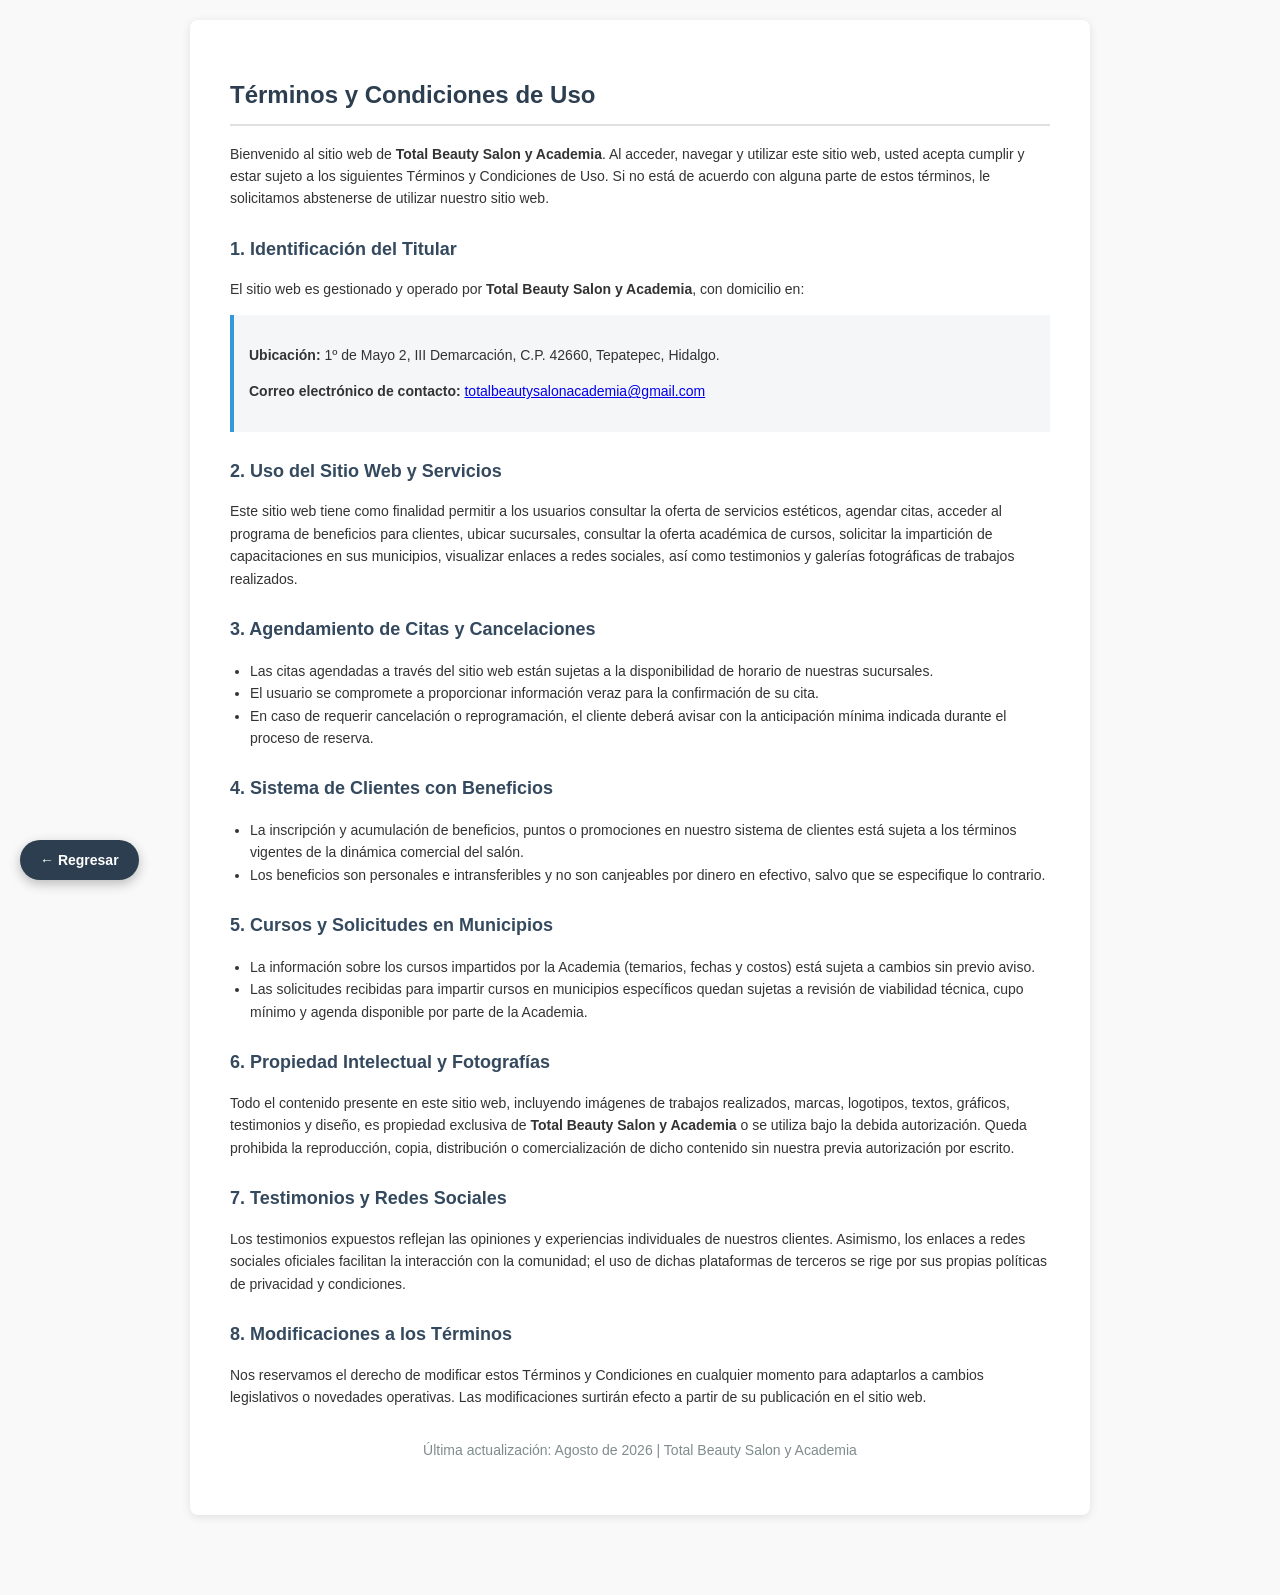
<file: termcond.html>
<!DOCTYPE html>
<html lang="es">
<head>
    <meta charset="UTF-8">
    <meta name="viewport" content="width=device-width, initial-scale=1.0">
    <title>Términos y Condiciones - Total Beauty Salon y Academia</title>
    <style>
        body {
            font-family: Arial, sans-serif;
            line-height: 1.6;
            color: #333;
            max-width: 900px;
            margin: 0 auto;
            padding: 20px 20px 80px 20px; /* Padding inferior para que el botón no tape texto */
            background-color: #f9f9f9;
        }
        .container {
            background-color: #ffffff;
            padding: 40px;
            border-radius: 8px;
            box-shadow: 0 2px 10px rgba(0,0,0,0.1);
        }
        h1 {
            color: #2c3e50;
            border-bottom: 2px solid #e0e0e0;
            padding-bottom: 10px;
            font-size: 24px;
        }
        h2 {
            color: #34495e;
            margin-top: 25px;
            font-size: 18px;
        }
        p, li {
            font-size: 14px;
        }
        ul {
            padding-left: 20px;
        }
        .contact-info {
            background-color: #f4f6f7;
            padding: 15px;
            border-left: 4px solid #3498db;
            margin-top: 10px;
        }
        .footer {
            margin-top: 30px;
            font-size: 12px;
            color: #7f8c8d;
            text-align: center;
        }

        /* Botón flotante fijo para regresar */
        .btn-float-back {
            position: fixed;
            bottom: 20px;
            left: 20px;
            background-color: #2c3e50;
            color: #ffffff;
            padding: 12px 20px;
            border-radius: 30px;
            text-decoration: none;
            font-size: 14px;
            font-weight: bold;
            box-shadow: 0 4px 12px rgba(0, 0, 0, 0.25);
            display: flex;
            align-items: center;
            gap: 8px;
            z-index: 9999;
            transition: all 0.3s ease;
            cursor: pointer;
            border: none;
        }
        .btn-float-back:hover {
            background-color: #34495e;
            transform: translateY(-2px);
            box-shadow: 0 6px 15px rgba(0, 0, 0, 0.3);
        }
    </style>
</head>
<body>

<!-- Botón Flotante Fijo -->
<button class="btn-float-back" onclick="window.history.back();" aria-label="Regresar">
    &#8592; Regresar
</button>

<div class="container">
    <h1>Términos y Condiciones de Uso</h1>
    
    <p>Bienvenido al sitio web de <strong>Total Beauty Salon y Academia</strong>. Al acceder, navegar y utilizar este sitio web, usted acepta cumplir y estar sujeto a los siguientes Términos y Condiciones de Uso. Si no está de acuerdo con alguna parte de estos términos, le solicitamos abstenerse de utilizar nuestro sitio web.</p>

    <h2>1. Identificación del Titular</h2>
    <p>El sitio web es gestionado y operado por <strong>Total Beauty Salon y Academia</strong>, con domicilio en:</p>
    <div class="contact-info">
        <p><strong>Ubicación:</strong> 1º de Mayo 2, III Demarcación, C.P. 42660, Tepatepec, Hidalgo.</p>
        <p><strong>Correo electrónico de contacto:</strong> <a href="mailto:totalbeautysalonacademia@gmail.com">totalbeautysalonacademia@gmail.com</a></p>
    </div>

    <h2>2. Uso del Sitio Web y Servicios</h2>
    <p>Este sitio web tiene como finalidad permitir a los usuarios consultar la oferta de servicios estéticos, agendar citas, acceder al programa de beneficios para clientes, ubicar sucursales, consultar la oferta académica de cursos, solicitar la impartición de capacitaciones en sus municipios, visualizar enlaces a redes sociales, así como testimonios y galerías fotográficas de trabajos realizados.</p>

    <h2>3. Agendamiento de Citas y Cancelaciones</h2>
    <ul>
        <li>Las citas agendadas a través del sitio web están sujetas a la disponibilidad de horario de nuestras sucursales.</li>
        <li>El usuario se compromete a proporcionar información veraz para la confirmación de su cita.</li>
        <li>En caso de requerir cancelación o reprogramación, el cliente deberá avisar con la anticipación mínima indicada durante el proceso de reserva.</li>
    </ul>

    <h2>4. Sistema de Clientes con Beneficios</h2>
    <ul>
        <li>La inscripción y acumulación de beneficios, puntos o promociones en nuestro sistema de clientes está sujeta a los términos vigentes de la dinámica comercial del salón.</li>
        <li>Los beneficios son personales e intransferibles y no son canjeables por dinero en efectivo, salvo que se especifique lo contrario.</li>
    </ul>

    <h2>5. Cursos y Solicitudes en Municipios</h2>
    <ul>
        <li>La información sobre los cursos impartidos por la Academia (temarios, fechas y costos) está sujeta a cambios sin previo aviso.</li>
        <li>Las solicitudes recibidas para impartir cursos en municipios específicos quedan sujetas a revisión de viabilidad técnica, cupo mínimo y agenda disponible por parte de la Academia.</li>
    </ul>

    <h2>6. Propiedad Intelectual y Fotografías</h2>
    <p>Todo el contenido presente en este sitio web, incluyendo imágenes de trabajos realizados, marcas, logotipos, textos, gráficos, testimonios y diseño, es propiedad exclusiva de <strong>Total Beauty Salon y Academia</strong> o se utiliza bajo la debida autorización. Queda prohibida la reproducción, copia, distribución o comercialización de dicho contenido sin nuestra previa autorización por escrito.</p>

    <h2>7. Testimonios y Redes Sociales</h2>
    <p>Los testimonios expuestos reflejan las opiniones y experiencias individuales de nuestros clientes. Asimismo, los enlaces a redes sociales oficiales facilitan la interacción con la comunidad; el uso de dichas plataformas de terceros se rige por sus propias políticas de privacidad y condiciones.</p>

    <h2>8. Modificaciones a los Términos</h2>
    <p>Nos reservamos el derecho de modificar estos Términos y Condiciones en cualquier momento para adaptarlos a cambios legislativos o novedades operativas. Las modificaciones surtirán efecto a partir de su publicación en el sitio web.</p>

    <div class="footer">
        <p>Última actualización: Agosto de 2026 | Total Beauty Salon y Academia</p>
    </div>
</div>

</body>
</html>
</file>
<file: paquetes.css>
@import url('https://fonts.googleapis.com/css2?family=Cormorant+Garamond:wght@400;500;600;700&family=Montserrat:wght@300;400;500;600&display=swap');

:root{
    --black:#030303;
    --black-soft:#080808;
    --black-card:#0d0d0d;
    --gold:#d4af37;
    --gold-light:#f4dc87;
    --gold-bright:#ffe9a3;
    --gold-dark:#8d6b19;
    --white:#fff;
    --text:#d8d8d8;
    --muted:#999;
}

*{
    margin:0;
    padding:0;
    box-sizing:border-box;
}

html{
    scroll-behavior:smooth;
}

body{
    background:#030303;
    color:var(--white);
    font-family:'Montserrat',sans-serif;
    overflow-x:hidden;
}

/* =====================================================
   FONDO PREMIUM DE BODA
===================================================== */

body::before{
    content:"";
    position:fixed;
    inset:0;
    z-index:-5;
    pointer-events:none;

    background:
        radial-gradient(
            ellipse at 50% 5%,
            rgba(212,175,55,.14),
            transparent 34%
        ),
        radial-gradient(
            ellipse at 10% 60%,
            rgba(212,175,55,.045),
            transparent 30%
        ),
        radial-gradient(
            ellipse at 90% 55%,
            rgba(212,175,55,.045),
            transparent 30%
        ),
        linear-gradient(
            135deg,
            #020202,
            #080808 50%,
            #020202
        );
}

/* Textura muy sutil */

body::after{
    content:"";
    position:fixed;
    inset:0;
    z-index:-4;
    pointer-events:none;

    opacity:.12;

    background-image:
        radial-gradient(
            circle,
            rgba(212,175,55,.8) 1px,
            transparent 1.5px
        );

    background-size:95px 95px;

    mask-image:linear-gradient(
        to bottom,
        transparent,
        black 15%,
        black 85%,
        transparent
    );
}



/* Footer */
footer {
  background: #0B0C10;
padding: 0rem 1% 2%;
  border-top: 1px solid var(--border-light);
}

.footer-grid {
  display: grid;
  grid-template-columns: repeat(auto-fit, minmax(220px, 1fr));
  gap: 3rem;
  margin-bottom: 4rem;
}


.footer-col {
  text-align: center;
}

.footer-col h4 {
  font-size: 1.1rem;
  color: var(--accent-gold);
  margin-bottom: 1.2rem;
    text-align: center;
}

.footer-col p {
  font-size: 0.9rem;
  color: var(--text-secondary);
}

.footer-col ul {
  list-style: none;
}

.footer-col ul li {
  font-size: 0.9rem;
  color: var(--text-secondary);
  margin-bottom: 0.6rem;
}

.footer-admin-link {
  display: inline-flex;
  align-items: center;
  gap: 0.4rem;
  font-size: 0.82rem;
  color: var(--text-muted);
  border: 1px solid rgba(255, 255, 255, 0.1);
  padding: 0.3rem 0.8rem;
  border-radius: 999px;
  transition: all 0.3s ease;
}

.footer-admin-link:hover {
  color: var(--accent-gold);
  border-color: var(--accent-gold);
}

.footer-bottom {
  text-align: center;
  padding-top: 2%;
  border-top: 1px solid rgba(255, 255, 255, 0.05);
}




























.footer-col .social-links {
flex-direction: column;
    display: flex;
    gap: 10px;
    text-align: center;
    align-items: center;
    justify-content: center;
}

.footer-col .social-links a {
  display: inline-flex;
  justify-content: center;
  align-items: center;
  width: 25px;
  height: 24px;
  color: #ffffff; /* Color del icono */
  text-decoration: none;
  transition: background-color 0.3s ease;
}


.footerbutt {
    position: relative;
    display: inline-flex;
    align-items: center;
    gap: 0.4rem;
    font-size: 0.82rem;
    color: var(--text-muted);
    border: 1px solid rgba(255, 255, 255, 0.1);
    padding: 0.3rem 0.8rem;
    border-radius: 999px;
    transition: all 0.3s ease;
    height: 70px;
    justify-content: center;
    align-content: center;
    flex-wrap: wrap;
    flex-direction: row;
    margin-left: 10px;
    margin-bottom: 20px;
    text-align: center;
    text-decoration: none;
}

.footerbutt:hover {
  color: var(--accent-gold);
  border-color: var(--accent-gold);
}


.botonesfooter {
display: flex;
    align-items: center;
    justify-content: center;
}

/* =====================================================
   DECORACIÓN DE BODA
===================================================== */

.wedding-bg{
    position:fixed;
    inset:0;
    z-index:-3;
    pointer-events:none;
    overflow:hidden;
}

/* Anillos */

.ring{
    position:absolute;

    width:420px;
    height:420px;

    border:1px solid rgba(212,175,55,.08);

    border-radius:50%;

    filter:blur(.2px);
}

.ring.one{
    top:-230px;
    right:-100px;
}

.ring.two{
    bottom:-260px;
    left:-130px;

    width:500px;
    height:500px;

    border-color:rgba(212,175,55,.06);
}

/* Ornamentos */

.ornament{
    position:absolute;

    width:220px;
    height:220px;

    opacity:.22;
}

.ornament::before,
.ornament::after{
    content:"";

    position:absolute;

    border:1px solid var(--gold);

    border-radius:50% 0 50% 0;

    transform:rotate(45deg);
}

.ornament::before{
    width:130px;
    height:130px;

    top:35px;
    left:35px;
}

.ornament::after{
    width:80px;
    height:80px;

    top:60px;
    left:60px;
}

.ornament.left{
    left:-100px;
    top:25%;
}

.ornament.right{
    right:-100px;
    bottom:25%;

    transform:rotate(180deg);
}

/* =====================================================
   PARTÍCULAS DORADAS
===================================================== */

.gold-particle{
    position:fixed;

    width:2px;
    height:2px;

    background:var(--gold-light);

    border-radius:50%;

    box-shadow:
        0 0 7px rgba(212,175,55,.8);

    pointer-events:none;

    animation:floatParticle linear infinite;

    opacity:.35;

    z-index:-2;
}

/* =====================================================
   NAVBAR
===================================================== */

.navbar{
    position:fixed;
    top:0;
    left:0;

    width:100%;
    height:82px;

    display:flex;
    align-items:center;
    justify-content:space-between;

    padding:0 6%;

    background:rgba(3,3,3,.82);

    backdrop-filter:blur(18px);

    border-bottom:1px solid rgba(212,175,55,.22);

    z-index:1000;

    transition:.4s;
}

.navbar::after{
    content:"";

    position:absolute;
    bottom:-1px;
    left:50%;

    width:120px;
    height:1px;

    transform:translateX(-50%);

    background:
        linear-gradient(
            90deg,
            transparent,
            var(--gold),
            transparent
        );
}

.navbar.scrolled{
    height:70px;

    background:rgba(3,3,3,.96);

    box-shadow:
        0 8px 35px rgba(0,0,0,.7);
}

.logo-container{
    display:flex;
    align-items:center;

    text-decoration:none;
}

.logo-container img{
    width:160px;
    height:auto;
    display:block;
}

.nav-actions{
    display:flex;
    align-items:center;
}

.btn-reg{
    border:1px solid var(--gold);

    border-radius:30px;

    padding:11px 22px;

    background:rgba(212,175,55,.03);

    color:var(--gold-light);

    font-family:'Montserrat',sans-serif;

    font-size:13px;

    letter-spacing:1px;

    cursor:pointer;

    transition:.35s;
}

.btn-reg:hover{
    background:var(--gold);

    color:#000;

    box-shadow:
        0 0 25px rgba(212,175,55,.35);

    transform:translateY(-2px);
}

/* =====================================================
   HERO
===================================================== */

.hero{
    min-height:100vh;

    display:flex;
    align-items:center;
    justify-content:center;

    text-align:center;

    position:static;

    padding:140px 20px 100px;

    overflow:hidden;
}

/* Halo dorado */

.hero::before{
    content:"";

    position:absolute;

    width:680px;
    height:680px;

    border:1px solid rgba(212,175,55,.11);

    border-radius:50%;

    top:50%;
    left:50%;

    transform:translate(-50%,-50%);

    box-shadow:
        0 0 100px rgba(212,175,55,.055),
        inset 0 0 100px rgba(212,175,55,.035);
}

/* Segundo halo */

.hero::after{
    content:"";

    position:absolute;

    width:510px;
    height:510px;

    border:1px solid rgba(212,175,55,.08);

    border-radius:50%;

    top:50%;
    left:50%;

    transform:translate(-50%,-50%);
}

.hero-content{
    position:relative;

    z-index:2;

    max-width:900px;

    animation:heroIn 1.2s ease both;
}

/* Pequeño detalle de boda */

.hero-content::before{
    content:"✦   ♡   ✦";

    display:block;

    color:var(--gold);

    font-size:17px;

    letter-spacing:8px;

    margin-bottom:25px;

    opacity:.85;
}

.hero-tagline{
    color:var(--gold);

    font-size:13px;

    font-weight:500;

    letter-spacing:6px;

    text-transform:uppercase;

    margin-bottom:22px;
}

.hero h1{
    font-family:'Cormorant Garamond',serif;

    font-size:clamp(70px,11vw,145px);

    font-weight:500;

    line-height:.85;

    letter-spacing:-3px;

    background:
        linear-gradient(
            120deg,
            #8d6817,
            #d4af37,
            #fff0a5,
            #c99d32,
            #f5d875,
            #a77d1c
        );

    -webkit-background-clip:text;
    background-clip:text;

    color:transparent;

    background-size:250% auto;

    animation:goldMove 8s linear infinite;

    text-shadow:
        0 0 35px rgba(212,175,55,.08);
}

.hero-desc{
    max-width:700px;

    margin:35px auto;

    color:#aaa;

    font-size:15px;

    line-height:1.9;

    font-weight:300;
}

.btn-gold{
    display:inline-flex;

    align-items:center;
    justify-content:center;

    padding:15px 34px;

    border:1px solid var(--gold);

    color:#000;

    background:
        linear-gradient(
            135deg,
            var(--gold-dark),
            var(--gold-light),
            var(--gold)
        );

    text-decoration:none;

    font-size:12px;

    font-weight:600;

    letter-spacing:2px;

    text-transform:uppercase;

    transition:.4s;

    box-shadow:
        0 0 25px rgba(212,175,55,.15);
}

.btn-gold:hover{
    transform:translateY(-4px);

    box-shadow:
        0 10px 35px rgba(212,175,55,.3),
        0 0 30px rgba(212,175,55,.2);
}

/* =====================================================
   WRAPPER
===================================================== */

.wrapper{
    width:min(1200px,92%);

    margin:auto;
}

section{
    padding:100px 0;
}

/* =====================================================
   TÍTULOS
===================================================== */

.section-title{
    text-align:center;

    font-family:'Cormorant Garamond',serif;

    font-size:55px;

    font-weight:500;

    color:#fff;

    margin-bottom:60px;
}

.section-title span{
    display:block;

    font-family:'Montserrat',sans-serif;

    color:var(--gold);

    font-size:11px;

    letter-spacing:5px;

    text-transform:uppercase;

    margin-bottom:12px;
}

/* =====================================================
   PAQUETE PRINCIPAL
===================================================== */

.main-package-grid{
    display:grid;

    grid-template-columns:
        repeat(3,1fr);

    gap:25px;
}

.package-card{
    position:relative;


    background:
        linear-gradient(
            145deg,
            rgba(255,255,255,.055),
            rgba(255,255,255,.012)
        );

    border:1px solid rgba(212,175,55,.22);

    overflow:hidden;

    transition:.5s;

    box-shadow:
        0 15px 45px rgba(0,0,0,.4);
}

.package-card::before{
    content:"";

    position:absolute;

    inset:0;

    z-index:2;

    pointer-events:none;

    background:
        linear-gradient(
            135deg,
            rgba(212,175,55,.45),
            transparent 25%,
            transparent 75%,
            rgba(212,175,55,.25)
        );

    opacity:0;

    transition:.5s;
}

.package-card:hover{
    transform:translateY(-10px);

    border-color:var(--gold);

    box-shadow:
        0 25px 65px rgba(0,0,0,.7),
        0 0 35px rgba(212,175,55,.08);
}

.package-card:hover::before{
    opacity:1;
}

.package-img{
    width:100%;

    height:150px;

    object-fit:cover;

    display:block;

    filter:
        grayscale(20%)
        brightness(.72);

    transition:.7s;
}

.package-card:hover .package-img{
    transform:scale(1.06);

    filter:
        grayscale(0%)
        brightness(.9);
}

/* línea dorada sobre imagen */

.package-card::after{
    content:"";

    position:absolute;

    left:25px;
    right:25px;

    top:265px;

    height:1px;

    background:
        linear-gradient(
            90deg,
            transparent,
            var(--gold),
            transparent
        );

    opacity:.7;

    z-index:3;
}

.package-info{
    padding:30px;
}

.package-info h3{
    font-family:'Cormorant Garamond',serif;

    color:var(--gold-light);

    font-size:29px;

    font-weight:500;

    margin-bottom:12px;
}

.package-info p{
    margin-top: 20%;
    color:#999;

    font-size:13px;
    text-align: justify;
    line-height:1.8;
}

/* =====================================================
   DIVISOR DORADO
===================================================== */

.gold-divider{
    width:150px;

    height:1px;

    margin:0 auto;

    position:relative;

    background:
        linear-gradient(
            90deg,
            transparent,
            var(--gold),
            transparent
        );
}

.gold-divider::before{
    content:"♡";

    position:absolute;

    left:50%;
    top:50%;

    transform:
        translate(-50%,-50%);

    padding:0 14px;

    background:#030303;

    color:var(--gold);
    border-radius: 50%;
    font-size:18px;
}

/* =====================================================
   LUXURY BOX
===================================================== */

.luxury-box{
    position:relative;

    margin:70px 0;

    padding:70px 40px;

    text-align:center;

    background:
        linear-gradient(
            135deg,
            rgba(212,175,55,.055),
            rgba(255,255,255,.015),
            rgba(212,175,55,.04)
        );

    border-top:1px solid rgba(212,175,55,.35);

    border-bottom:1px solid rgba(212,175,55,.35);

    box-shadow:
        inset 0 0 70px rgba(212,175,55,.025);
}

.luxury-box::before,
.luxury-box::after{
    position:absolute;

    color:var(--gold);

    font-size:25px;

    top:50%;

    transform:translateY(-50%);
}

.luxury-box::before{
    content:"✦";

    left:30px;
}

.luxury-box::after{
    content:"✦";

    right:30px;
}

.luxury-box h2{
    font-family:'Cormorant Garamond',serif;

    font-size:50px;

    font-weight:500;

    color:var(--gold-light);

    margin-bottom:15px;
}

.luxury-box p{
    max-width:650px;

    margin:auto;

    color:#aaa;

    line-height:1.9;

    font-size:14px;
}

/* =====================================================
   SERVICIOS
===================================================== */

.addons-grid{
    display:grid;
    grid-template-columns:repeat(6, 1fr);
    gap:15px;
}

/* Los primeros 3 */
.addon-item:nth-child(1){
    grid-column:1 / span 2;
}

.addon-item:nth-child(2){
    grid-column:3 / span 2;
}

.addon-item:nth-child(3){
    grid-column:5 / span 2;
}

/* Los últimos 2 quedan centrados */
.addon-item:nth-child(4){
    grid-column:2 / span 2;
}

.addon-item:nth-child(5){
    grid-column:4 / span 2;
}

.addon-item{
    min-height:100px;

    padding:25px 18px;

    display:flex;

    align-items:flex-end;

    background:
        linear-gradient(
            145deg,
            #151515,
            #080808
        );

    border:1px solid rgba(212,175,55,.17);

    position:relative;

    overflow:hidden;

    transition:.4s;

    box-shadow:
        0 10px 30px rgba(0,0,0,.25);
}

.addon-item::before{
    content:"✦";

    position:absolute;

    top:18px;
    right:20px;

    color:var(--gold);

    font-size:18px;

    opacity:.7;
}

.addon-item::after{
    content:"";

    position:absolute;

    bottom:0;
    left:0;

    width:0;
    height:1px;

    background:var(--gold);

    transition:.4s;
}

.addon-item:hover{
    border-color:var(--gold);

    transform:translateY(-6px);

    box-shadow:
        0 15px 35px rgba(0,0,0,.5),
        0 0 20px rgba(212,175,55,.06);
}

.addon-item:hover::after{
    width:100%;
}

.addon-text h4{
    color:var(--gold-light);

    font-size:12px;

    letter-spacing:2px;

    margin-bottom:10px;
}

.addon-text p{
    color:#888;

    font-size:11px;

    line-height:1.7;
}

/* =====================================================
   FOOTER
===================================================== */

footer{
    padding-top:20px;

    text-align:center;

    background:#020202;

    border-top:1px solid rgba(212,175,55,.15);

    position:relative;
}

footer::before{
    content:"✦  ♡  ✦";

    display:block;

    color:var(--gold);

    font-size:14px;

    letter-spacing:8px;

    margin-bottom:25px;

    opacity:.8;
}

footer img{
    width:150px;

    margin-bottom:20px;
}

footer p{
    color:#666;

    font-size:11px;

    letter-spacing:1px;
}

/* =====================================================
   ANIMACIONES
===================================================== */

@keyframes heroIn{

    from{
        opacity:0;

        transform:
            translateY(30px);
    }

    to{
        opacity:1;

        transform:
            translateY(0);
    }
}

@keyframes goldMove{

    0%{
        background-position:0% center;
    }

    100%{
        background-position:250% center;
    }
}

@keyframes floatParticle{

    0%{
        transform:
            translateY(110vh)
            translateX(0);
    }

    50%{
        transform:
            translateY(50vh)
            translateX(20px);
    }

    100%{
        transform:
            translateY(-10vh)
            translateX(-20px);
    }
}

/* =====================================================
   RESPONSIVE
===================================================== */

@media(max-width:900px){




    .hero h1{
        font-size:80px;
    }
}

@media(max-width:600px){

    .navbar{
        padding:0 20px;

        height:70px;
    }

    .logo-container img{
        width:130px;
    }

    .btn-reg{
        padding:9px 15px;

        font-size:10px;
    }

    .hero{
        padding-top:120px;
    }

    .hero h1{
        font-size:65px;

        letter-spacing:-1px;
    }

    .hero-tagline{
        font-size:10px;

        letter-spacing:4px;
    }

    .hero-desc{
        font-size:13px;
    }

    section{
        padding:70px 0;
    }

    .section-title{
        font-size:42px;
    }

    .main-package-grid{
        grid-template-columns:1fr;
    }



    .addon-item:nth-child(1),
    .addon-item:nth-child(2),
    .addon-item:nth-child(3),
    .addon-item:nth-child(4),
    .addon-item:nth-child(5){
        grid-column:auto;
    }

    .luxury-box{
        padding:55px 25px;
    }

    .luxury-box h2{
        font-size:40px;
    }

    .luxury-box::before,
    .luxury-box::after{
        display:none;
    }

    .ring{
        transform:scale(.65);
    }

    .ornament{
        transform:scale(.65);
    }
}

@media(max-width:380px){

    .addons-grid{
        grid-template-columns:1fr;
    }

    .hero h1{
        font-size:55px;
    }
}

    /* Estilo base de la partícula */
.gold-particle {
    position: fixed;
    top: -10px; /* Empieza un poco arriba del borde superior */
    width: 6px;
    height: 6px;
    background: radial-gradient(circle, var(--gold-light) 20%, var(--gold) 80%);
    border-radius: 50%;
    pointer-events: none; /* No interfiere con los clics */
    z-index: -3; /* Se mantiene detrás del contenido */
    box-shadow: 0 0 8px var(--gold-light);
    animation: floatParticle linear infinite;
}

/* Animación para que caigan/floten a lo largo de la pantalla */
@keyframes floatParticle {
    0% {
        transform: translateY(0vh) rotate(0deg);
    }
    100% {
        transform: translateY(105vh) rotate(360deg);
    }
}
</file>
